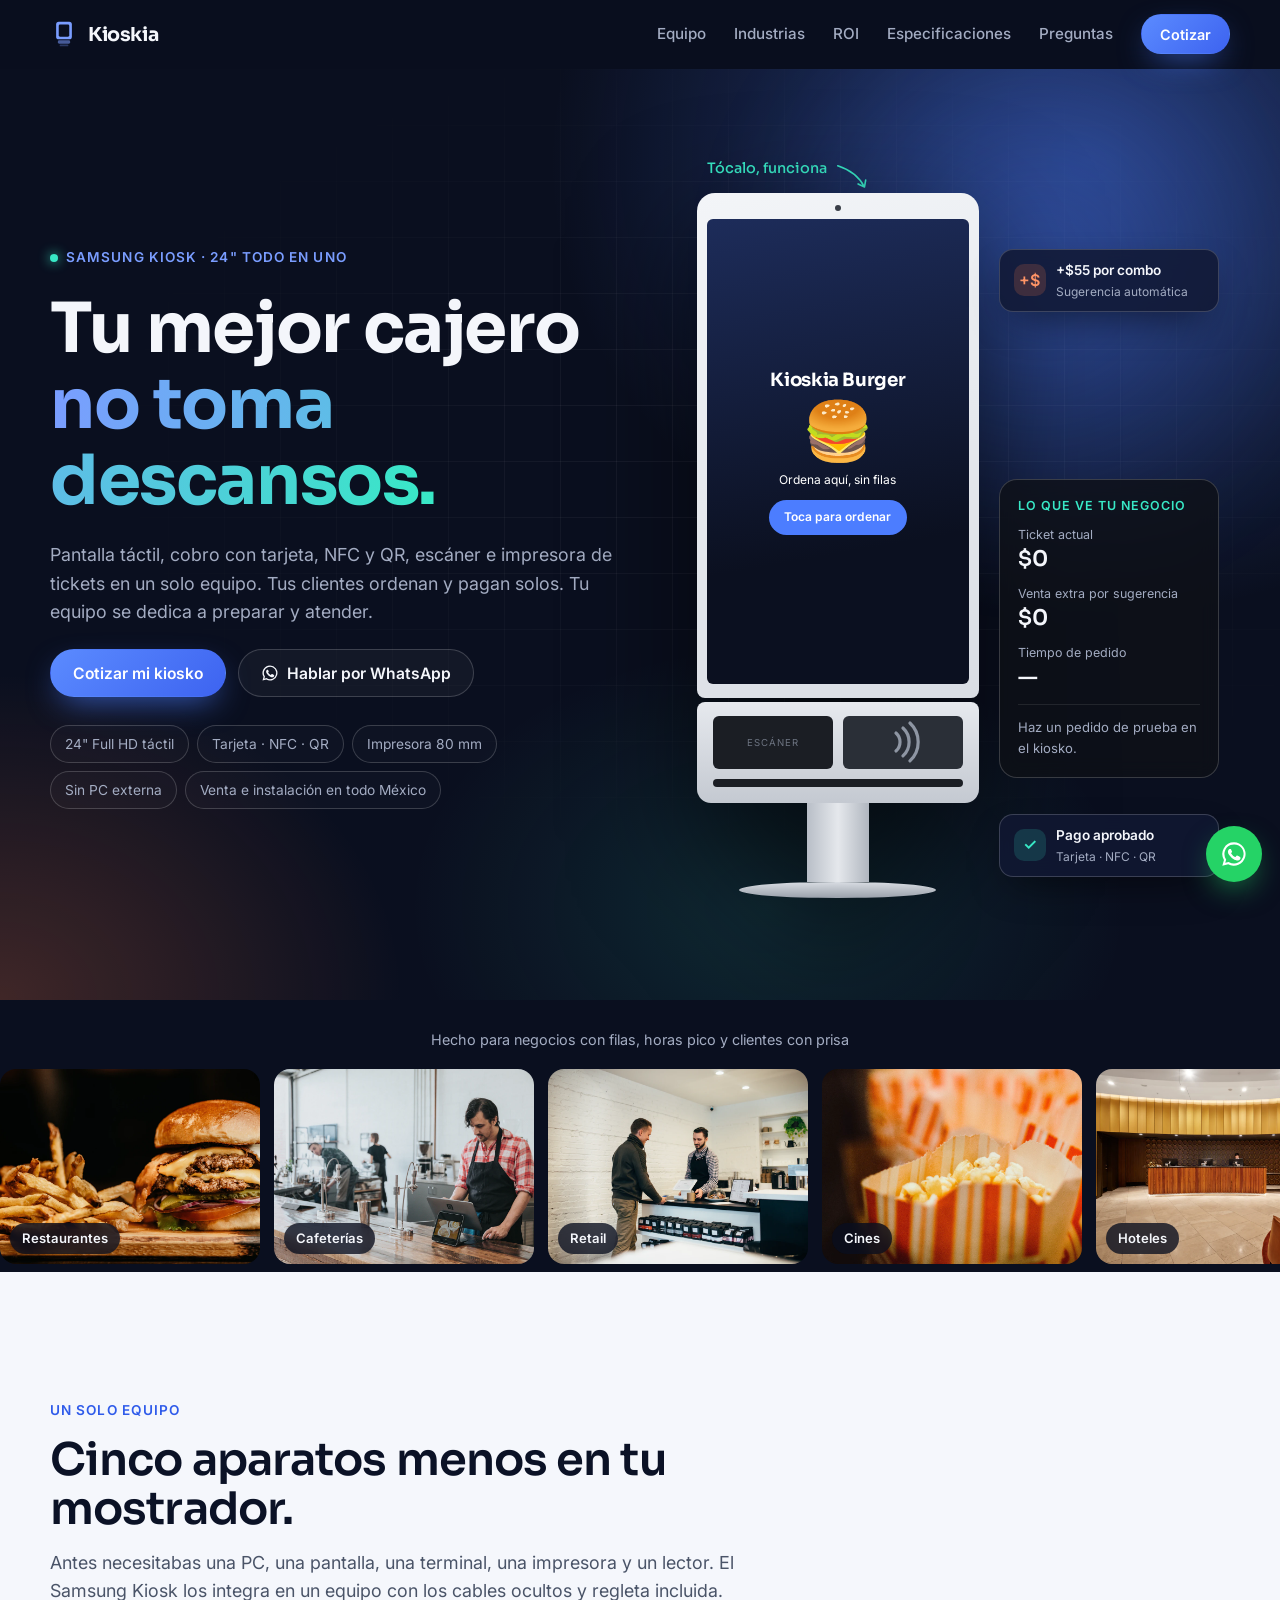
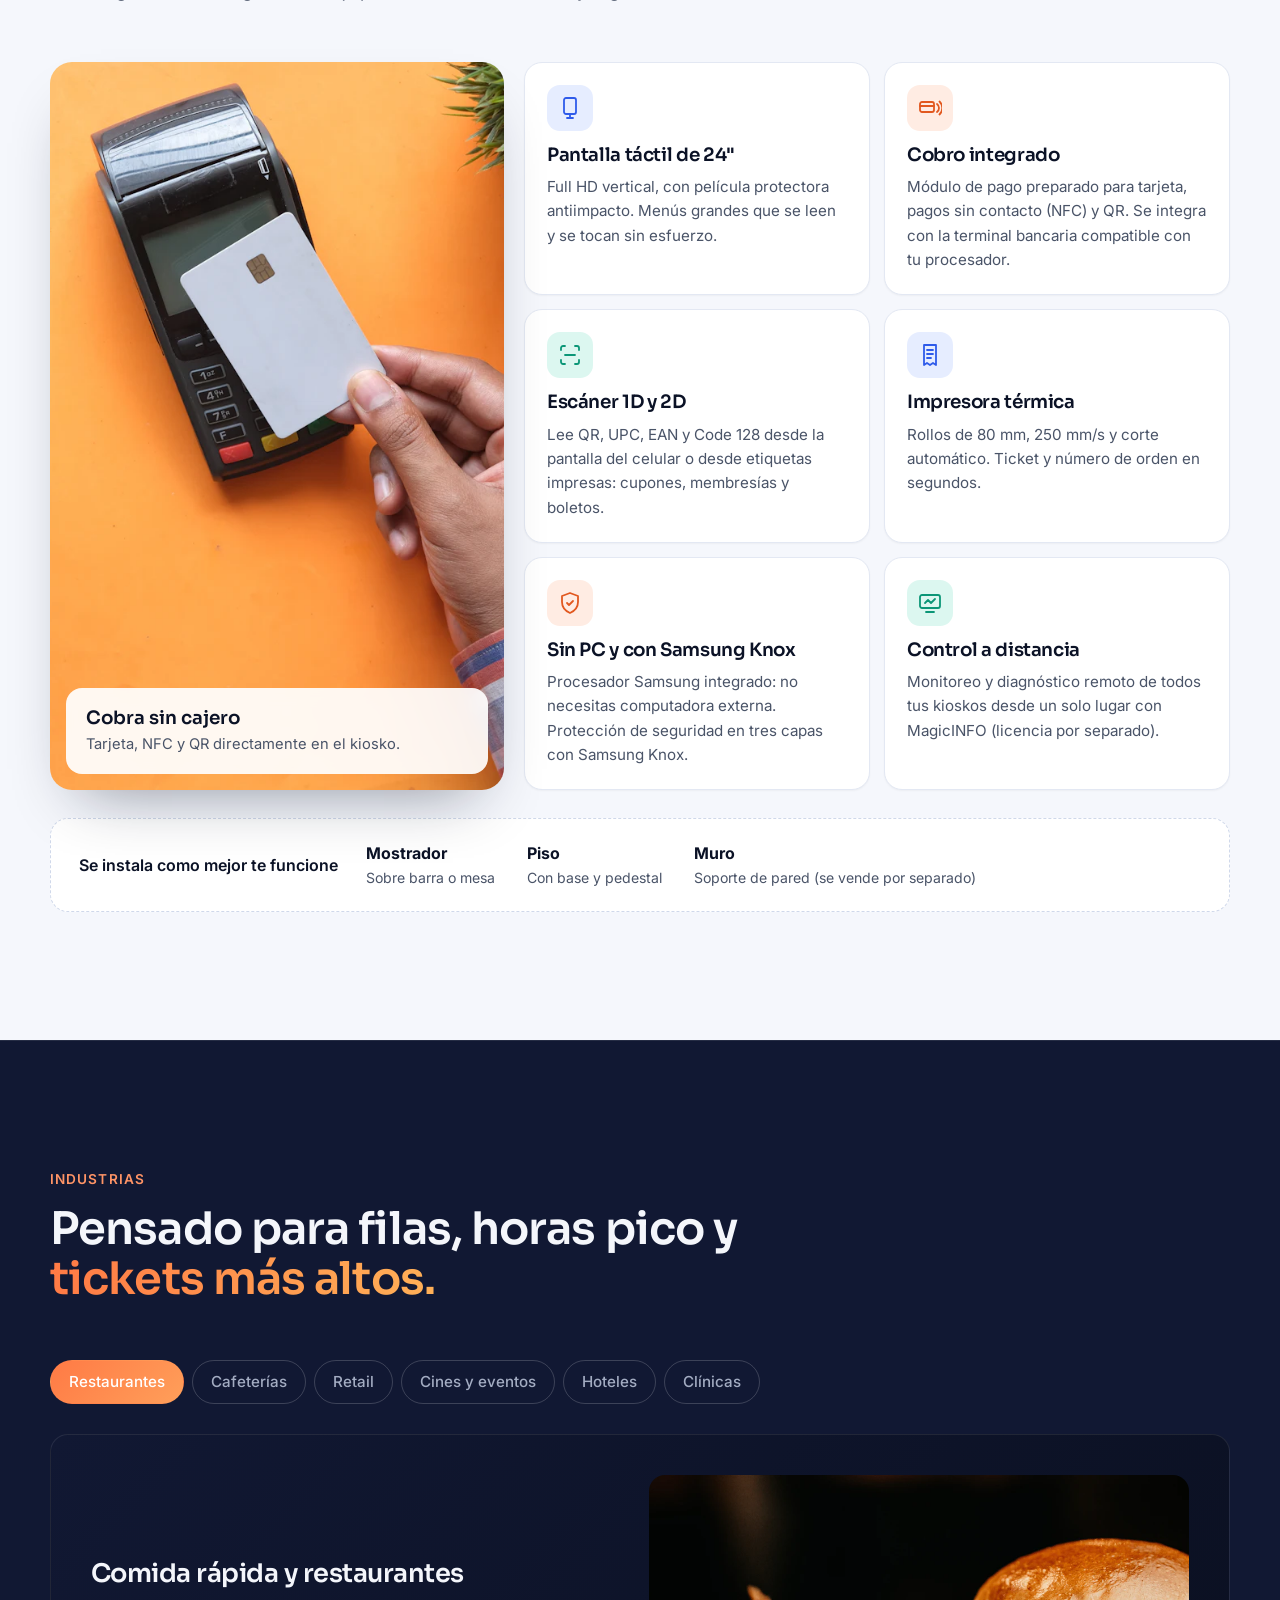
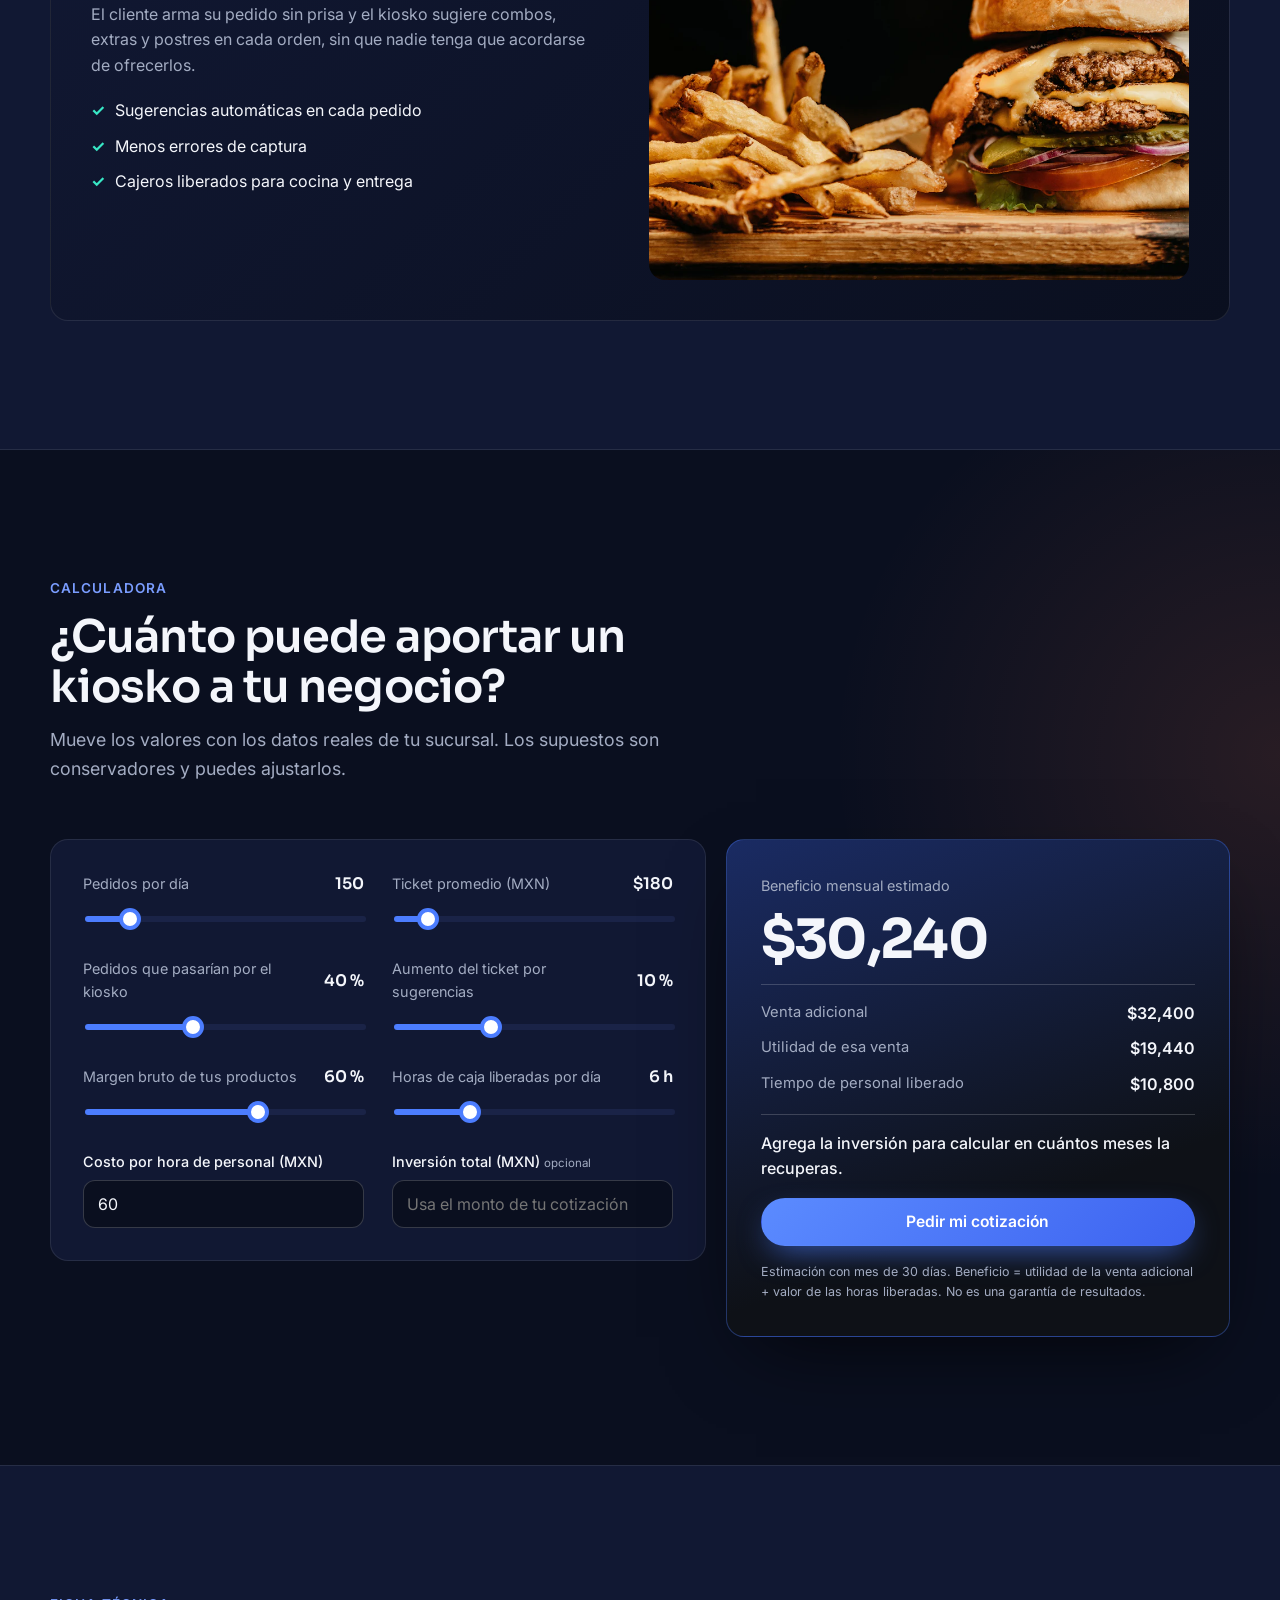
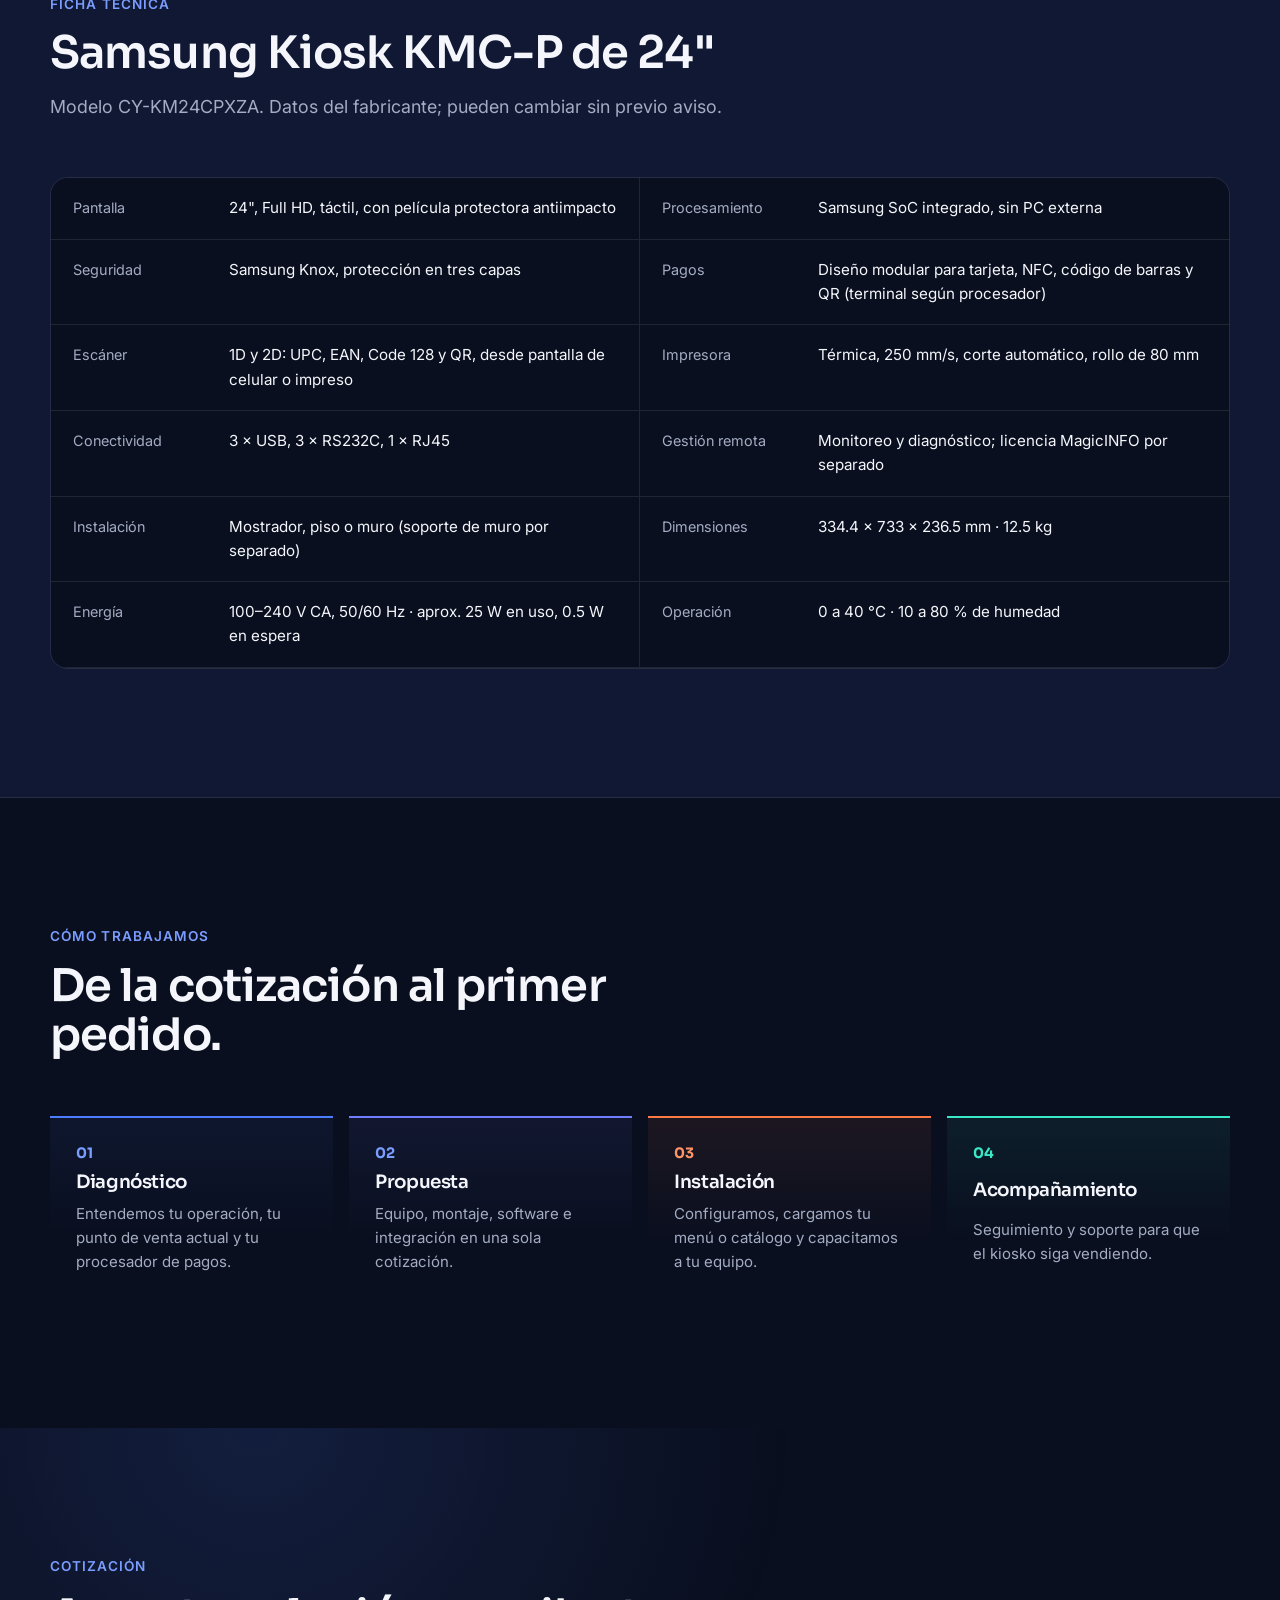
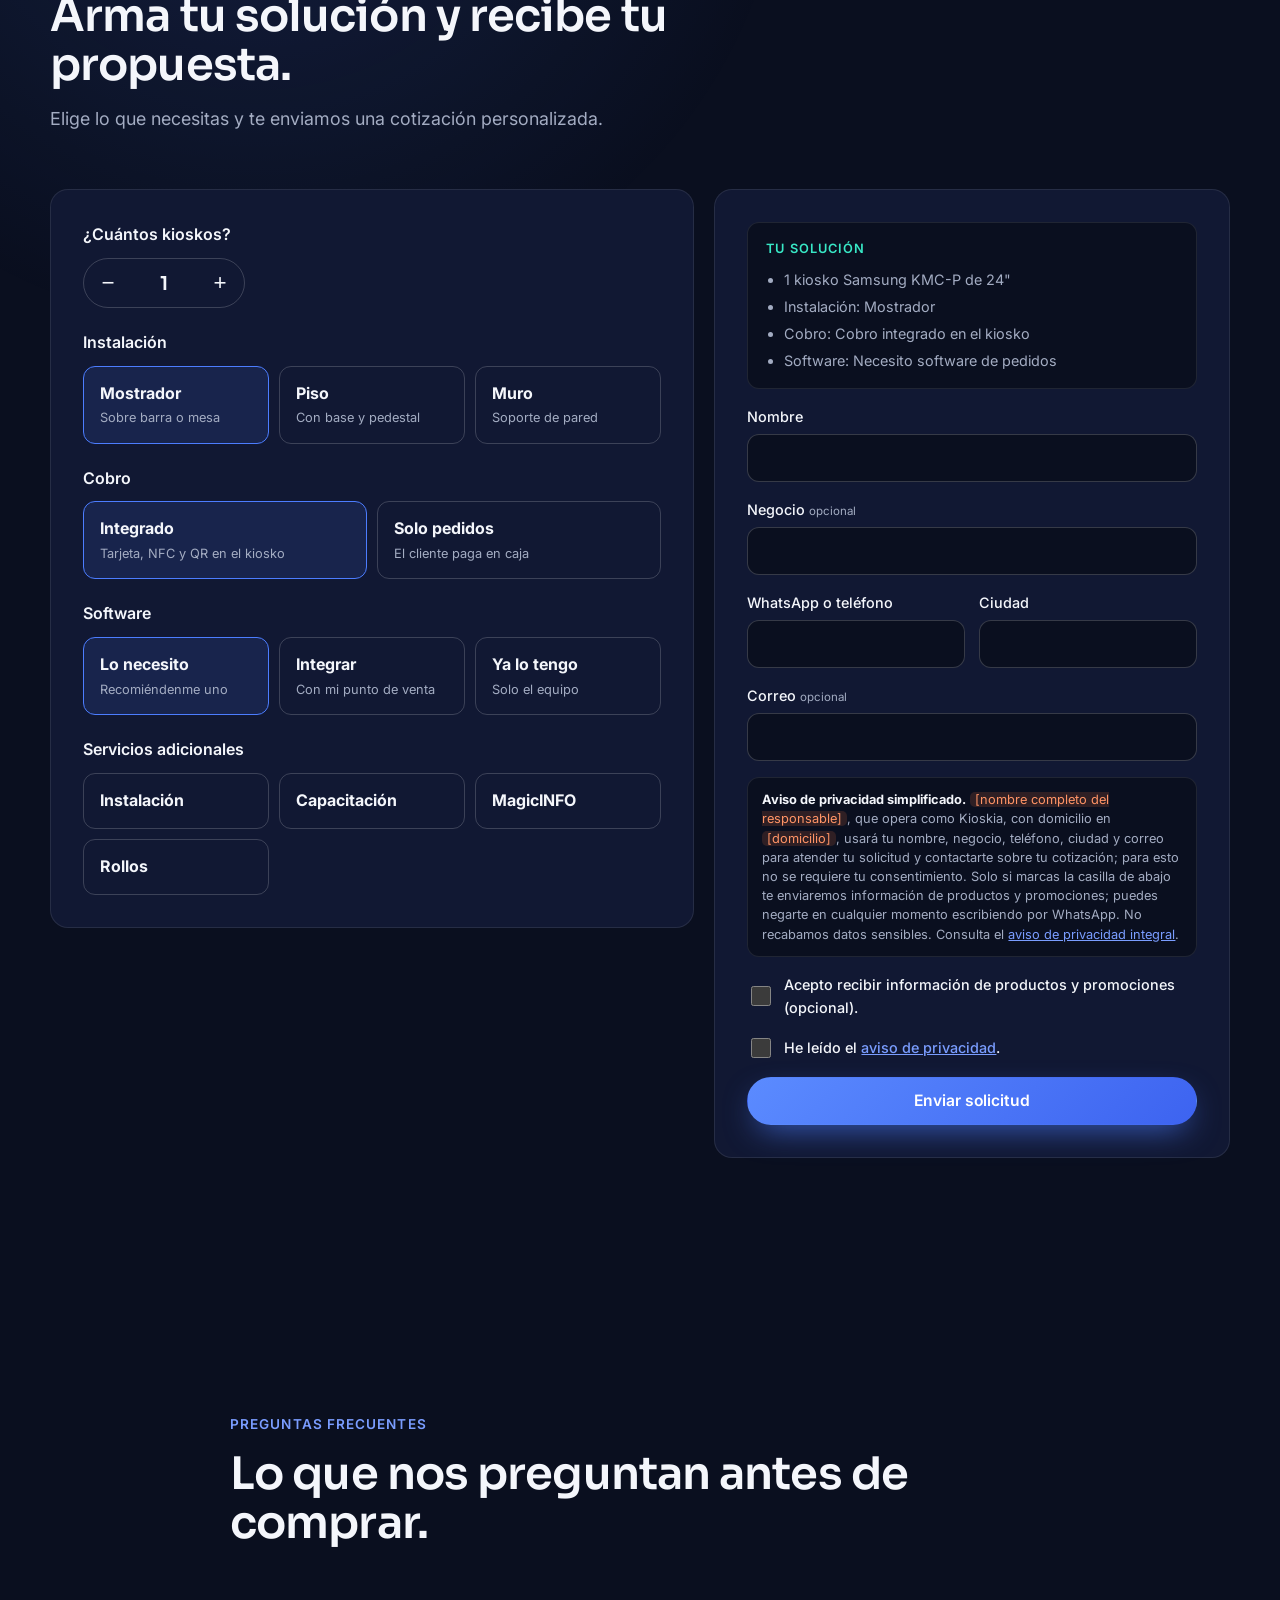
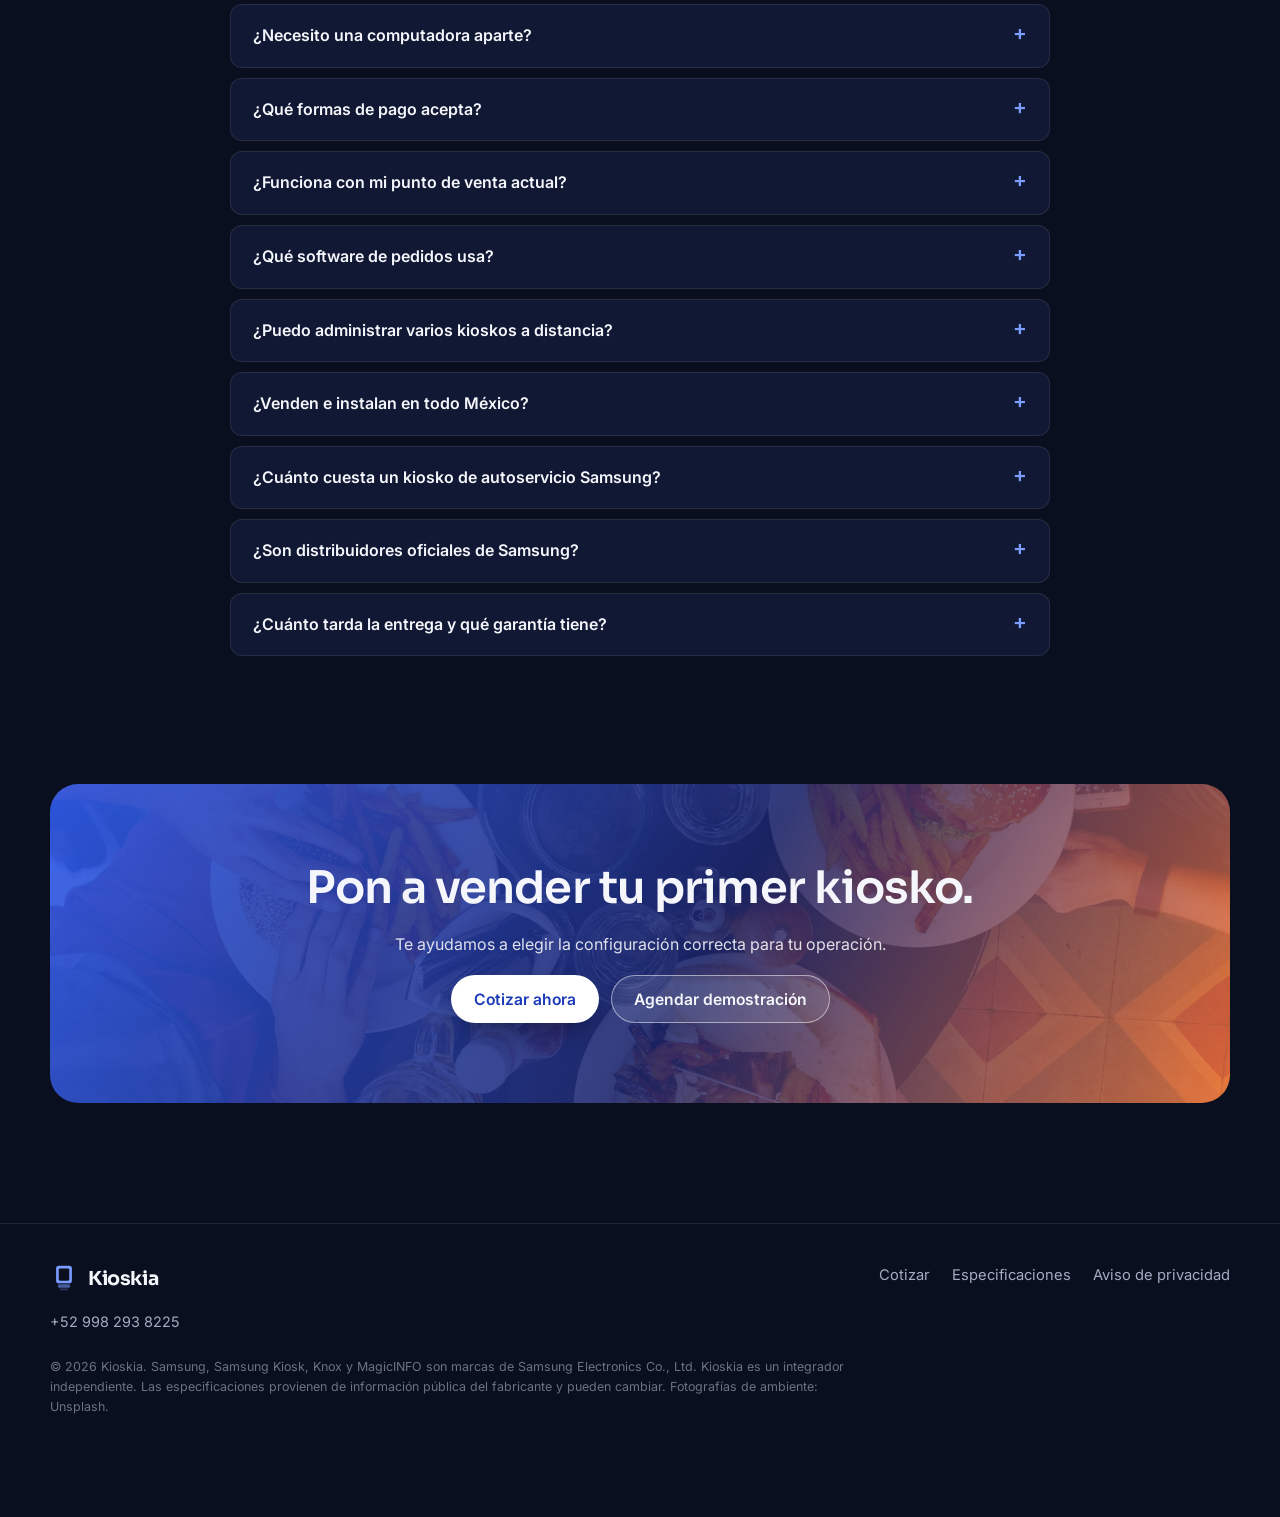
<file: index.html>
<!doctype html>
<html lang="es-MX">
<head>
  <meta charset="utf-8">
  <meta name="viewport" content="width=device-width, initial-scale=1">
  <title>Kiosko de autoservicio Samsung con cobro integrado en México | Kioskia</title>
  <meta name="description" content="Venta e instalación del kiosko de autoservicio Samsung KMC-P de 24&quot; en todo México: pantalla táctil, cobro con tarjeta, NFC y QR, escáner e impresora de tickets. Cotiza por WhatsApp.">
  <meta name="theme-color" content="#0A0F1F">
  <script>document.documentElement.classList.add("js");</script>
  <link rel="canonical" href="https://theplanner1803.github.io/kiosko-samsung/">
  <meta property="og:type" content="website">
  <meta property="og:url" content="https://theplanner1803.github.io/kiosko-samsung/">
  <meta property="og:image" content="https://theplanner1803.github.io/kiosko-samsung/assets/img/og-cover.jpg">
  <meta property="og:title" content="Kioskia · Tu mejor cajero no toma descansos">
  <meta property="og:description" content="Kioskos Samsung de autoservicio: ordenan, cobran e imprimen. Pruébalo en línea y cotiza.">
  <meta property="og:locale" content="es_MX">
  <link rel="icon" href="assets/img/favicon.svg" type="image/svg+xml">
  <link rel="preconnect" href="https://fonts.googleapis.com">
  <link rel="preconnect" href="https://fonts.gstatic.com" crossorigin>
  <link href="https://fonts.googleapis.com/css2?family=Inter:wght@400;500;600&family=Sora:wght@500;600;700&display=swap" rel="stylesheet">
  <link rel="stylesheet" href="assets/css/styles.css?v=6">
  <script type="application/ld+json">
{
  "@context": "https://schema.org",
  "@graph": [
    {
      "@type": "Organization",
      "@id": "https://theplanner1803.github.io/kiosko-samsung/#org",
      "name": "Kioskia",
      "url": "https://theplanner1803.github.io/kiosko-samsung/",
      "logo": "https://theplanner1803.github.io/kiosko-samsung/assets/img/logo.png",
      "description": "Integrador independiente que vende e instala el kiosko de autoservicio Samsung KMC-P de 24 pulgadas con cobro integrado para negocios en México.",
      "telephone": "+529982938225",
      "areaServed": {
        "@type": "Country",
        "name": "México"
      },
      "contactPoint": {
        "@type": "ContactPoint",
        "contactType": "sales",
        "telephone": "+529982938225",
        "areaServed": "MX",
        "availableLanguage": "es"
      }
    },
    {
      "@type": "WebSite",
      "@id": "https://theplanner1803.github.io/kiosko-samsung/#website",
      "url": "https://theplanner1803.github.io/kiosko-samsung/",
      "name": "Kioskia",
      "inLanguage": "es-MX",
      "publisher": {
        "@id": "https://theplanner1803.github.io/kiosko-samsung/#org"
      }
    },
    {
      "@type": "WebPage",
      "@id": "https://theplanner1803.github.io/kiosko-samsung/#webpage",
      "url": "https://theplanner1803.github.io/kiosko-samsung/",
      "name": "Kiosko de autoservicio Samsung con cobro integrado en México",
      "isPartOf": {
        "@id": "https://theplanner1803.github.io/kiosko-samsung/#website"
      },
      "about": {
        "@id": "https://theplanner1803.github.io/kiosko-samsung/#service"
      },
      "inLanguage": "es-MX",
      "dateModified": "2026-10-14"
    },
    {
      "@type": "Service",
      "@id": "https://theplanner1803.github.io/kiosko-samsung/#service",
      "name": "Venta e instalación de kioskos de autoservicio Samsung",
      "serviceType": "Venta e instalación de kioskos de autoservicio",
      "provider": {
        "@id": "https://theplanner1803.github.io/kiosko-samsung/#org"
      },
      "areaServed": {
        "@type": "Country",
        "name": "México"
      },
      "description": "Venta, instalación y configuración del Samsung Kiosk KMC-P de 24 pulgadas (modelo CY-KM24CPXZA): pantalla táctil, cobro con tarjeta, NFC y QR, escáner 1D/2D e impresora térmica de 80 mm. Cotización por WhatsApp."
    }
  ]
}
  </script>
</head>
<body>
  <a class="skip-link" href="#main">Saltar al contenido</a>

  <header class="nav" data-nav>
    <div class="container nav__inner">
      <a class="logo" href="#top" aria-label="Kioskia, inicio">
        <svg viewBox="0 0 32 32" aria-hidden="true"><rect x="7" y="2" width="18" height="20" rx="3" fill="currentColor"/><rect x="10" y="5" width="12" height="14" rx="1.5" fill="var(--bg)"/><rect x="9" y="23" width="14" height="4" rx="1.5" fill="currentColor" opacity=".55"/><rect x="11" y="28" width="10" height="2" rx="1" fill="currentColor" opacity=".3"/></svg>
        <span>Kioskia</span>
      </a>
      <nav id="nav-menu" class="nav__menu" aria-label="Principal">
        <a href="#todo-en-uno">Equipo</a>
        <a href="#industrias">Industrias</a>
        <a href="#roi">ROI</a>
        <a href="#specs">Especificaciones</a>
        <a href="#faq">Preguntas</a>
        <a class="btn btn--primary btn--sm" href="#cotizar">Cotizar</a>
      </nav>
      <button class="nav__toggle" type="button" aria-expanded="false" aria-controls="nav-menu" data-nav-toggle>
        <span class="sr-only">Abrir menú</span><span aria-hidden="true"></span>
      </button>
    </div>
  </header>

  <main id="main">
    <!-- HERO + SIMULADOR -->
    <section class="hero" id="top">
      <div class="hero__glow" aria-hidden="true"></div>
      <div class="container hero__grid">
        <div class="hero__copy">
          <p class="eyebrow"><span class="dot"></span> Samsung Kiosk · 24" todo en uno</p>
          <h1>Tu mejor cajero <span class="grad">no toma descansos.</span></h1>
          <p class="lead">Pantalla táctil, cobro con tarjeta, NFC y QR, escáner e impresora de tickets en un solo equipo. Tus clientes ordenan y pagan solos. Tu equipo se dedica a preparar y atender.</p>
          <div class="hero__ctas">
            <a class="btn btn--primary" href="#cotizar">Cotizar mi kiosko</a>
            <a class="btn btn--ghost" href="#" data-whatsapp="Hola, quiero información sobre los kioskos Samsung.">
              <svg viewBox="0 0 24 24" aria-hidden="true"><path fill="currentColor" d="M12 2a10 10 0 0 0-8.6 15.1L2 22l5-1.3A10 10 0 1 0 12 2Zm0 18.2a8.2 8.2 0 0 1-4.2-1.2l-.3-.2-3 .8.8-2.9-.2-.3A8.2 8.2 0 1 1 12 20.2Zm4.5-6.1c-.2-.1-1.5-.7-1.7-.8s-.4-.1-.6.1-.7.8-.8 1-.3.2-.5.1a6.7 6.7 0 0 1-3.3-2.9c-.3-.4.2-.4.7-1.3.1-.2 0-.3 0-.4l-.8-1.8c-.2-.5-.4-.4-.6-.4h-.5a1 1 0 0 0-.7.3 3 3 0 0 0-.9 2.2 5.2 5.2 0 0 0 1.1 2.7 11.8 11.8 0 0 0 4.5 4c1.7.7 2.3.8 3.2.6a2.7 2.7 0 0 0 1.8-1.3 2.2 2.2 0 0 0 .1-1.3c0-.1-.2-.2-.4-.3Z"/></svg>
              Hablar por WhatsApp
            </a>
          </div>
          <ul class="chips" aria-label="Lo esencial">
            <li>24" Full HD táctil</li>
            <li>Tarjeta · NFC · QR</li>
            <li>Impresora 80&nbsp;mm</li>
            <li>Sin PC externa</li>
            <li>Venta e instalación en todo México</li>
          </ul>
        </div>

        <div class="hero__demo">
          <p class="demo-hint" aria-hidden="true"><span>Tócalo, funciona</span> <svg viewBox="0 0 40 20"><path d="M2 4c10 0 22 2 32 12m0 0-7-1m7 1-1-7" fill="none" stroke="currentColor" stroke-width="1.6" stroke-linecap="round"/></svg></p>
          <div class="float-badge float-badge--warm" aria-hidden="true"><span class="float-badge__dot">+$</span><span>+$55 por combo<small>Sugerencia automática</small></span></div>
          <div class="float-badge float-badge--mint" aria-hidden="true"><span class="float-badge__dot">✓</span><span>Pago aprobado<small>Tarjeta · NFC · QR</small></span></div>
          <div class="kiosk" data-kiosk>
            <div class="kiosk__head">
              <div class="kiosk__cam" aria-hidden="true"></div>
              <div class="kiosk__screen" data-kiosk-screen role="application" aria-label="Simulador del kiosko: haz un pedido de prueba"></div>
            </div>
            <div class="kiosk__box">
              <div class="kiosk__scanner" data-part="scanner"><span>Escáner</span></div>
              <div class="kiosk__nfc" data-part="nfc" aria-hidden="true">
                <svg viewBox="0 0 24 24"><path d="M8.5 7.5a6 6 0 0 1 0 9M12 5a9.5 9.5 0 0 1 0 14M15.5 2.5a13 13 0 0 1 0 19" fill="none" stroke="currentColor" stroke-width="1.6" stroke-linecap="round"/></svg>
              </div>
              <div class="kiosk__printer"><div class="ticket" data-ticket aria-hidden="true"></div></div>
            </div>
            <div class="kiosk__pole" aria-hidden="true"></div>
            <div class="kiosk__base" aria-hidden="true"></div>
          </div>
          <aside class="insight" aria-live="polite" data-insight>
            <p class="insight__title">Lo que ve tu negocio</p>
            <dl>
              <div><dt>Ticket actual</dt><dd data-insight-total>$0</dd></div>
              <div><dt>Venta extra por sugerencia</dt><dd data-insight-upsell>$0</dd></div>
              <div><dt>Tiempo de pedido</dt><dd data-insight-time>—</dd></div>
            </dl>
            <p class="insight__note" data-insight-note>Haz un pedido de prueba en el kiosko.</p>
          </aside>
        </div>
      </div>
    </section>

    <!-- NEGOCIOS (carrusel) -->
    <section class="strip" aria-label="Negocios que usan kioskos">
      <p class="strip__label">Hecho para negocios con filas, horas pico y clientes con prisa</p>
      <div class="strip__track">
          <figure><img src="assets/img/ind-restaurante.webp" alt="Hamburguesa con papas fritas" width="1000" height="720" decoding="async"><figcaption>Restaurantes</figcaption></figure>
          <figure><img src="assets/img/ind-cafeteria.webp" alt="Barista atendiendo en el mostrador de una cafetería" width="1000" height="720" decoding="async"><figcaption>Cafeterías</figcaption></figure>
          <figure><img src="assets/img/ind-retail.webp" alt="Cliente pagando en una tienda" width="1000" height="720" decoding="async"><figcaption>Retail</figcaption></figure>
          <figure><img src="assets/img/ind-cine.webp" alt="Palomitas en una sala de cine" width="1000" height="720" decoding="async"><figcaption>Cines</figcaption></figure>
          <figure><img src="assets/img/ind-hotel.webp" alt="Recepción de un hotel" width="1000" height="720" decoding="async"><figcaption>Hoteles</figcaption></figure>
          <figure><img src="assets/img/ind-clinica.webp" alt="Recepción de una clínica" width="1000" height="720" decoding="async"><figcaption>Clínicas</figcaption></figure>
          <figure aria-hidden="true"><img src="assets/img/ind-restaurante.webp" alt="" width="1000" height="720" decoding="async"><figcaption>Restaurantes</figcaption></figure>
          <figure aria-hidden="true"><img src="assets/img/ind-cafeteria.webp" alt="" width="1000" height="720" decoding="async"><figcaption>Cafeterías</figcaption></figure>
          <figure aria-hidden="true"><img src="assets/img/ind-retail.webp" alt="" width="1000" height="720" decoding="async"><figcaption>Retail</figcaption></figure>
          <figure aria-hidden="true"><img src="assets/img/ind-cine.webp" alt="" width="1000" height="720" decoding="async"><figcaption>Cines</figcaption></figure>
          <figure aria-hidden="true"><img src="assets/img/ind-hotel.webp" alt="" width="1000" height="720" decoding="async"><figcaption>Hoteles</figcaption></figure>
          <figure aria-hidden="true"><img src="assets/img/ind-clinica.webp" alt="" width="1000" height="720" decoding="async"><figcaption>Clínicas</figcaption></figure>
      </div>
    </section>

    <!-- TODO EN UNO -->
    <section class="section section--light" id="todo-en-uno">
      <div class="container">
        <header class="section__head reveal">
          <p class="eyebrow">Un solo equipo</p>
          <h2>Cinco aparatos menos en tu mostrador.</h2>
          <p class="lead">Antes necesitabas una PC, una pantalla, una terminal, una impresora y un lector. El Samsung Kiosk los integra en un equipo con los cables ocultos y regleta incluida.</p>
        </header>
        <div class="equip">
          <figure class="photo-card reveal">
            <img src="assets/img/pago-tarjeta.webp" alt="Cliente acercando una tarjeta a una terminal de pago" width="1100" height="900" loading="lazy" decoding="async">
            <figcaption class="photo-card__caption"><strong>Cobra sin cajero</strong><span>Tarjeta, NFC y QR directamente en el kiosko.</span></figcaption>
          </figure>
          <div class="features">
            <article class="feature reveal">
              <div class="icon icon--blue" aria-hidden="true"><svg viewBox="0 0 24 24"><rect x="6" y="2" width="12" height="16" rx="2"/><path d="M9 22h6M12 18v4"/></svg></div>
              <h3>Pantalla táctil de 24"</h3>
              <p>Full HD vertical, con película protectora antiimpacto. Menús grandes que se leen y se tocan sin esfuerzo.</p>
            </article>
            <article class="feature reveal">
              <div class="icon icon--warm" aria-hidden="true"><svg viewBox="0 0 24 24"><rect x="2" y="6" width="14" height="10" rx="2"/><path d="M2 10h14M19 8a5 5 0 0 1 0 8M21.5 5.5a9 9 0 0 1 0 13"/></svg></div>
              <h3>Cobro integrado</h3>
              <p>Módulo de pago preparado para tarjeta, pagos sin contacto (NFC) y QR. Se integra con la terminal bancaria compatible con tu procesador.</p>
            </article>
            <article class="feature reveal">
              <div class="icon icon--mint" aria-hidden="true"><svg viewBox="0 0 24 24"><path d="M3 7V5a2 2 0 0 1 2-2h2M17 3h2a2 2 0 0 1 2 2v2M21 17v2a2 2 0 0 1-2 2h-2M7 21H5a2 2 0 0 1-2-2v-2M7 12h10"/></svg></div>
              <h3>Escáner 1D y 2D</h3>
              <p>Lee QR, UPC, EAN y Code 128 desde la pantalla del celular o desde etiquetas impresas: cupones, membresías y boletos.</p>
            </article>
            <article class="feature reveal">
              <div class="icon icon--blue" aria-hidden="true"><svg viewBox="0 0 24 24"><path d="M6 2h12v20l-3-2-3 2-3-2-3 2z"/><path d="M9 7h6M9 11h6M9 15h4"/></svg></div>
              <h3>Impresora térmica</h3>
              <p>Rollos de 80 mm, 250 mm/s y corte automático. Ticket y número de orden en segundos.</p>
            </article>
            <article class="feature reveal">
              <div class="icon icon--warm" aria-hidden="true"><svg viewBox="0 0 24 24"><path d="M12 2l8 3v6c0 5-3.5 9-8 11-4.5-2-8-6-8-11V5z"/><path d="M9 12l2 2 4-4"/></svg></div>
              <h3>Sin PC y con Samsung Knox</h3>
              <p>Procesador Samsung integrado: no necesitas computadora externa. Protección de seguridad en tres capas con Samsung Knox.</p>
            </article>
            <article class="feature reveal">
              <div class="icon icon--mint" aria-hidden="true"><svg viewBox="0 0 24 24"><rect x="2" y="4" width="20" height="13" rx="2"/><path d="M8 21h8M7 12l3-3 3 3 4-4"/></svg></div>
              <h3>Control a distancia</h3>
              <p>Monitoreo y diagnóstico remoto de todos tus kioskos desde un solo lugar con MagicINFO (licencia por separado).</p>
            </article>
          </div>
        </div>
        <div class="mounts reveal">
          <p class="mounts__label">Se instala como mejor te funcione</p>
          <ul>
            <li><strong>Mostrador</strong><span>Sobre barra o mesa</span></li>
            <li><strong>Piso</strong><span>Con base y pedestal</span></li>
            <li><strong>Muro</strong><span>Soporte de pared (se vende por separado)</span></li>
          </ul>
        </div>
      </div>
    </section>

    <!-- INDUSTRIAS -->
    <section class="section section--alt" id="industrias">
      <div class="container">
        <header class="section__head reveal">
          <p class="eyebrow eyebrow--warm">Industrias</p>
          <h2>Pensado para filas, horas pico y <span class="grad-warm">tickets más altos.</span></h2>
        </header>
        <div class="tabs reveal" data-tabs>
          <div class="tabs__list" role="tablist" aria-label="Industrias">
            <button role="tab" id="tab-rest" aria-controls="panel-rest" aria-selected="true">Restaurantes</button>
            <button role="tab" id="tab-cafe" aria-controls="panel-cafe" aria-selected="false" tabindex="-1">Cafeterías</button>
            <button role="tab" id="tab-retail" aria-controls="panel-retail" aria-selected="false" tabindex="-1">Retail</button>
            <button role="tab" id="tab-ent" aria-controls="panel-ent" aria-selected="false" tabindex="-1">Cines y eventos</button>
            <button role="tab" id="tab-hotel" aria-controls="panel-hotel" aria-selected="false" tabindex="-1">Hoteles</button>
            <button role="tab" id="tab-salud" aria-controls="panel-salud" aria-selected="false" tabindex="-1">Clínicas</button>
          </div>
          <div class="tabs__panel" role="tabpanel" id="panel-rest" aria-labelledby="tab-rest">
            <div class="tabs__text">
              <h3>Comida rápida y restaurantes</h3>
            <p>El cliente arma su pedido sin prisa y el kiosko sugiere combos, extras y postres en cada orden, sin que nadie tenga que acordarse de ofrecerlos.</p>
            <ul class="checks"><li>Sugerencias automáticas en cada pedido</li><li>Menos errores de captura</li><li>Cajeros liberados para cocina y entrega</li></ul>
            </div>
            <div class="tabs__photo"><img src="assets/img/ind-restaurante.webp" alt="Hamburguesa con papas fritas" width="1000" height="720" loading="lazy" decoding="async"></div>
          </div>
          <div class="tabs__panel" role="tabpanel" id="panel-cafe" aria-labelledby="tab-cafe" hidden>
            <div class="tabs__text">
              <h3>Cafeterías y panaderías</h3>
            <p>Tamaño, tipo de leche y extras sin errores de comunicación. La fila de la mañana avanza mientras el barista prepara.</p>
            <ul class="checks"><li>Personalización precisa</li><li>Filas más cortas en hora pico</li><li>Programas de lealtad con QR</li></ul>
            </div>
            <div class="tabs__photo"><img src="assets/img/ind-cafeteria.webp" alt="Barista atendiendo en una cafetería" width="1000" height="720" loading="lazy" decoding="async"></div>
          </div>
          <div class="tabs__panel" role="tabpanel" id="panel-retail" aria-labelledby="tab-retail" hidden>
            <div class="tabs__text">
              <h3>Retail y tiendas de conveniencia</h3>
            <p>Autocobro con escáner de códigos, consulta de precios y pedidos de productos que no están en anaquel.</p>
            <ul class="checks"><li>Lectura de UPC, EAN y QR</li><li>Catálogo extendido en pantalla</li><li>Cupones desde el celular</li></ul>
            </div>
            <div class="tabs__photo"><img src="assets/img/ind-retail.webp" alt="Cliente pagando en una tienda" width="1000" height="720" loading="lazy" decoding="async"></div>
          </div>
          <div class="tabs__panel" role="tabpanel" id="panel-ent" aria-labelledby="tab-ent" hidden>
            <div class="tabs__text">
              <h3>Cines, parques y eventos</h3>
            <p>Venta de boletos y combos de dulcería con ticket impreso o acceso por QR, sin taquilla saturada.</p>
            <ul class="checks"><li>Boletos y combos en un pedido</li><li>Validación de QR</li><li>Operación en horarios extendidos</li></ul>
            </div>
            <div class="tabs__photo"><img src="assets/img/ind-cine.webp" alt="Palomitas en una sala de cine" width="1000" height="720" loading="lazy" decoding="async"></div>
          </div>
          <div class="tabs__panel" role="tabpanel" id="panel-hotel" aria-labelledby="tab-hotel" hidden>
            <div class="tabs__text">
              <h3>Hoteles y hospedaje</h3>
            <p>Check-in exprés, cobro de cargos y comprobantes impresos para que recepción se enfoque en la experiencia del huésped.</p>
            <ul class="checks"><li>Registro sin fila</li><li>Pagos de cargos adicionales</li><li>Comprobante al instante</li></ul>
            </div>
            <div class="tabs__photo"><img src="assets/img/ind-hotel.webp" alt="Recepción de un hotel" width="1000" height="720" loading="lazy" decoding="async"></div>
          </div>
          <div class="tabs__panel" role="tabpanel" id="panel-salud" aria-labelledby="tab-salud" hidden>
            <div class="tabs__text">
              <h3>Clínicas y servicios</h3>
            <p>Registro de llegada, turnos impresos y pago de consultas o servicios sin saturar la recepción.</p>
            <ul class="checks"><li>Turnos con número impreso</li><li>Cobro antes de la consulta</li><li>Lectura de citas por QR</li></ul>
            </div>
            <div class="tabs__photo"><img src="assets/img/ind-clinica.webp" alt="Recepción de una clínica" width="1000" height="720" loading="lazy" decoding="async"></div>
          </div>
        </div>
      </div>
    </section>

    <!-- ROI -->
    <section class="section" id="roi">
      <div class="container">
        <header class="section__head reveal">
          <p class="eyebrow">Calculadora</p>
          <h2>¿Cuánto puede aportar un kiosko a tu negocio?</h2>
          <p class="lead">Mueve los valores con los datos reales de tu sucursal. Los supuestos son conservadores y puedes ajustarlos.</p>
        </header>
        <div class="roi reveal" data-roi>
          <form class="roi__inputs" novalidate>
            <div class="field-range">
              <label for="roi-orders">Pedidos por día</label>
              <output for="roi-orders" data-out="orders"></output>
              <input id="roi-orders" name="orders" type="range" min="20" max="1000" step="10" value="150">
            </div>
            <div class="field-range">
              <label for="roi-ticket">Ticket promedio (MXN)</label>
              <output for="roi-ticket" data-out="ticket"></output>
              <input id="roi-ticket" name="ticket" type="range" min="50" max="1500" step="10" value="180">
            </div>
            <div class="field-range">
              <label for="roi-share">Pedidos que pasarían por el kiosko</label>
              <output for="roi-share" data-out="share"></output>
              <input id="roi-share" name="share" type="range" min="10" max="90" step="5" value="40">
            </div>
            <div class="field-range">
              <label for="roi-lift">Aumento del ticket por sugerencias</label>
              <output for="roi-lift" data-out="lift"></output>
              <input id="roi-lift" name="lift" type="range" min="0" max="30" step="1" value="10">
            </div>
            <div class="field-range">
              <label for="roi-margin">Margen bruto de tus productos</label>
              <output for="roi-margin" data-out="margin"></output>
              <input id="roi-margin" name="margin" type="range" min="10" max="90" step="5" value="60">
            </div>
            <div class="field-range">
              <label for="roi-hours">Horas de caja liberadas por día</label>
              <output for="roi-hours" data-out="hours"></output>
              <input id="roi-hours" name="hours" type="range" min="0" max="24" step="1" value="6">
            </div>
            <div class="field">
              <label for="roi-hourcost">Costo por hora de personal (MXN)</label>
              <input id="roi-hourcost" name="hourCost" type="number" inputmode="numeric" min="0" step="5" value="60">
            </div>
            <div class="field">
              <label for="roi-invest">Inversión total (MXN) <span class="opt">opcional</span></label>
              <input id="roi-invest" name="investment" type="number" inputmode="numeric" min="0" step="1000" placeholder="Usa el monto de tu cotización">
            </div>
          </form>
          <div class="roi__result" aria-live="polite">
            <p class="roi__kicker">Beneficio mensual estimado</p>
            <p class="roi__big" data-roi-total>$0</p>
            <dl class="roi__breakdown">
              <div><dt>Venta adicional</dt><dd data-roi-revenue>$0</dd></div>
              <div><dt>Utilidad de esa venta</dt><dd data-roi-profit>$0</dd></div>
              <div><dt>Tiempo de personal liberado</dt><dd data-roi-labor>$0</dd></div>
            </dl>
            <p class="roi__payback" data-roi-payback>Agrega la inversión para calcular en cuántos meses la recuperas.</p>
            <a class="btn btn--primary btn--block" href="#cotizar">Pedir mi cotización</a>
            <p class="fineprint">Estimación con mes de 30 días. Beneficio = utilidad de la venta adicional + valor de las horas liberadas. No es una garantía de resultados.</p>
          </div>
        </div>
      </div>
    </section>

    <!-- SPECS -->
    <section class="section section--alt" id="specs">
      <div class="container specs">
        <header class="section__head reveal">
          <p class="eyebrow">Ficha técnica</p>
          <h2>Samsung Kiosk KMC-P de 24"</h2>
          <p class="lead">Modelo CY-KM24CPXZA. Datos del fabricante; pueden cambiar sin previo aviso.</p>
        </header>
        <dl class="spec-table reveal">
          <div><dt>Pantalla</dt><dd>24", Full HD, táctil, con película protectora antiimpacto</dd></div>
          <div><dt>Procesamiento</dt><dd>Samsung SoC integrado, sin PC externa</dd></div>
          <div><dt>Seguridad</dt><dd>Samsung Knox, protección en tres capas</dd></div>
          <div><dt>Pagos</dt><dd>Diseño modular para tarjeta, NFC, código de barras y QR (terminal según procesador)</dd></div>
          <div><dt>Escáner</dt><dd>1D y 2D: UPC, EAN, Code 128 y QR, desde pantalla de celular o impreso</dd></div>
          <div><dt>Impresora</dt><dd>Térmica, 250 mm/s, corte automático, rollo de 80 mm</dd></div>
          <div><dt>Conectividad</dt><dd>3 × USB, 3 × RS232C, 1 × RJ45</dd></div>
          <div><dt>Gestión remota</dt><dd>Monitoreo y diagnóstico; licencia MagicINFO por separado</dd></div>
          <div><dt>Instalación</dt><dd>Mostrador, piso o muro (soporte de muro por separado)</dd></div>
          <div><dt>Dimensiones</dt><dd>334.4 × 733 × 236.5 mm · 12.5 kg</dd></div>
          <div><dt>Energía</dt><dd>100–240 V CA, 50/60 Hz · aprox. 25 W en uso, 0.5 W en espera</dd></div>
          <div><dt>Operación</dt><dd>0 a 40 °C · 10 a 80 % de humedad</dd></div>
        </dl>
      </div>
    </section>

    <!-- PROCESO -->
    <section class="section" id="proceso">
      <div class="container">
        <header class="section__head reveal">
          <p class="eyebrow">Cómo trabajamos</p>
          <h2>De la cotización al primer pedido.</h2>
        </header>
        <ol class="steps">
          <li class="reveal"><span>01</span><h3>Diagnóstico</h3><p>Entendemos tu operación, tu punto de venta actual y tu procesador de pagos.</p></li>
          <li class="reveal"><span>02</span><h3>Propuesta</h3><p>Equipo, montaje, software e integración en una sola cotización.</p></li>
          <li class="reveal"><span>03</span><h3>Instalación</h3><p>Configuramos, cargamos tu menú o catálogo y capacitamos a tu equipo.</p></li>
          <li class="reveal"><span>04</span><h3>Acompañamiento</h3><p>Seguimiento y soporte para que el kiosko siga vendiendo.</p></li>
        </ol>
      </div>
    </section>

    <!-- COTIZAR -->
    <section class="section section--quote" id="cotizar">
      <div class="container">
        <header class="section__head reveal">
          <p class="eyebrow">Cotización</p>
          <h2>Arma tu solución y recibe tu propuesta.</h2>
          <p class="lead">Elige lo que necesitas y te enviamos una cotización personalizada.</p>
        </header>
        <form class="quote reveal" data-quote novalidate>
          <div class="quote__config">
            <fieldset>
              <legend>¿Cuántos kioskos?</legend>
              <div class="stepper">
                <button type="button" data-step="-1" aria-label="Quitar un kiosko">−</button>
                <input id="q-qty" name="qty" type="number" min="1" max="200" value="1" inputmode="numeric" aria-label="Cantidad de kioskos">
                <button type="button" data-step="1" aria-label="Agregar un kiosko">+</button>
              </div>
            </fieldset>
            <fieldset>
              <legend>Instalación</legend>
              <div class="options">
                <label class="option"><input type="radio" name="mount" value="Mostrador" checked><span><strong>Mostrador</strong><small>Sobre barra o mesa</small></span></label>
                <label class="option"><input type="radio" name="mount" value="Piso"><span><strong>Piso</strong><small>Con base y pedestal</small></span></label>
                <label class="option"><input type="radio" name="mount" value="Muro"><span><strong>Muro</strong><small>Soporte de pared</small></span></label>
              </div>
            </fieldset>
            <fieldset>
              <legend>Cobro</legend>
              <div class="options">
                <label class="option"><input type="radio" name="payment" value="Cobro integrado en el kiosko" checked><span><strong>Integrado</strong><small>Tarjeta, NFC y QR en el kiosko</small></span></label>
                <label class="option"><input type="radio" name="payment" value="Solo pedidos, pago en caja"><span><strong>Solo pedidos</strong><small>El cliente paga en caja</small></span></label>
              </div>
            </fieldset>
            <fieldset>
              <legend>Software</legend>
              <div class="options">
                <label class="option"><input type="radio" name="software" value="Necesito software de pedidos" checked><span><strong>Lo necesito</strong><small>Recomiéndenme uno</small></span></label>
                <label class="option"><input type="radio" name="software" value="Integrar con mi punto de venta actual"><span><strong>Integrar</strong><small>Con mi punto de venta</small></span></label>
                <label class="option"><input type="radio" name="software" value="Ya tengo software para kiosko"><span><strong>Ya lo tengo</strong><small>Solo el equipo</small></span></label>
              </div>
            </fieldset>
            <fieldset>
              <legend>Servicios adicionales</legend>
              <div class="options options--check">
                <label class="option"><input type="checkbox" name="extras" value="Instalación y configuración"><span><strong>Instalación</strong></span></label>
                <label class="option"><input type="checkbox" name="extras" value="Capacitación del personal"><span><strong>Capacitación</strong></span></label>
                <label class="option"><input type="checkbox" name="extras" value="Monitoreo remoto MagicINFO"><span><strong>MagicINFO</strong></span></label>
                <label class="option"><input type="checkbox" name="extras" value="Rollos de impresora"><span><strong>Rollos</strong></span></label>
              </div>
            </fieldset>
          </div>

          <div class="quote__contact">
            <div class="summary" aria-live="polite">
              <p class="summary__title">Tu solución</p>
              <ul data-quote-summary></ul>
            </div>
            <div class="field">
              <label for="q-name">Nombre</label>
              <input id="q-name" name="name" autocomplete="name" required maxlength="80" aria-describedby="q-name-err">
              <p class="field__error" id="q-name-err"></p>
            </div>
            <div class="field">
              <label for="q-company">Negocio <span class="opt">opcional</span></label>
              <input id="q-company" name="company" autocomplete="organization" maxlength="100">
            </div>
            <div class="field-row">
              <div class="field">
                <label for="q-phone">WhatsApp o teléfono</label>
                <input id="q-phone" name="phone" type="tel" autocomplete="tel" inputmode="tel" required maxlength="20" aria-describedby="q-phone-err">
                <p class="field__error" id="q-phone-err"></p>
              </div>
              <div class="field">
                <label for="q-city">Ciudad</label>
                <input id="q-city" name="city" autocomplete="address-level2" required maxlength="60" aria-describedby="q-city-err">
                <p class="field__error" id="q-city-err"></p>
              </div>
            </div>
            <div class="field">
              <label for="q-email">Correo <span class="opt">opcional</span></label>
              <input id="q-email" name="email" type="email" autocomplete="email" maxlength="120" aria-describedby="q-email-err">
              <p class="field__error" id="q-email-err"></p>
            </div>
            <div class="privacy-short">
              <p><strong>Aviso de privacidad simplificado.</strong> <span class="pending">[nombre completo del responsable]</span>, que opera como Kioskia, con domicilio en <span class="pending">[domicilio]</span>, usará tu nombre, negocio, teléfono, ciudad y correo para atender tu solicitud y contactarte sobre tu cotización; para esto no se requiere tu consentimiento. Solo si marcas la casilla de abajo te enviaremos información de productos y promociones; puedes negarte en cualquier momento escribiendo por WhatsApp. No recabamos datos sensibles. Consulta el <a href="aviso-privacidad.html" target="_blank" rel="noopener">aviso de privacidad integral</a>.</p>
            </div>
            <div class="field field--check">
              <input id="q-marketing" name="marketing" type="checkbox">
              <label for="q-marketing">Acepto recibir información de productos y promociones (opcional).</label>
            </div>
            <div class="field field--check">
              <input id="q-privacy" name="privacy" type="checkbox" required aria-describedby="q-privacy-err">
              <label for="q-privacy">He leído el <a href="aviso-privacidad.html" target="_blank" rel="noopener">aviso de privacidad</a>.</label>
              <p class="field__error" id="q-privacy-err"></p>
            </div>
            <button class="btn btn--primary btn--block" type="submit" data-quote-submit>Enviar solicitud</button>
            <div class="form-status" role="status" data-quote-status></div>
          </div>
        </form>
      </div>
    </section>

    <!-- FAQ -->
    <section class="section" id="faq">
      <div class="container container--narrow">
        <header class="section__head reveal">
          <p class="eyebrow">Preguntas frecuentes</p>
          <h2>Lo que nos preguntan antes de comprar.</h2>
        </header>
        <div class="faq reveal">
          <details><summary>¿Necesito una computadora aparte?</summary><p>No. El kiosko tiene procesador Samsung integrado (SoC), así que funciona sin PC externa.</p></details>
          <details><summary>¿Qué formas de pago acepta?</summary><p>El módulo de pago está preparado para tarjeta, pagos sin contacto (NFC) y QR. La terminal bancaria depende de tu procesador de pagos; antes de cotizar validamos la compatibilidad.</p></details>
          <details><summary>¿Funciona con mi punto de venta actual?</summary><p>Depende del sistema que uses. El kiosko tiene puertos USB, RS232C y red (RJ45). En el diagnóstico revisamos tu sistema y te decimos qué integración es posible.</p></details>
          <details><summary>¿Qué software de pedidos usa?</summary><p>El kiosko es la plataforma; el menú o catálogo corre en un software de autoservicio. Si no tienes uno, te recomendamos opciones compatibles con tu operación.</p></details>
          <details><summary>¿Puedo administrar varios kioskos a distancia?</summary><p>Sí. Con MagicINFO (licencia por separado) monitoreas y diagnosticas todos tus equipos desde un solo lugar.</p></details>
          <details><summary>¿Venden e instalan en todo México?</summary><p>Sí. Vendemos e instalamos el kiosko en todo México y atendemos en el lugar de tu negocio. Cotiza por WhatsApp y te confirmamos tiempos para tu ciudad.</p></details>
          <details><summary>¿Cuánto cuesta un kiosko de autoservicio Samsung?</summary><p>El precio depende de la cantidad, el tipo de instalación (mostrador, piso o muro), la terminal de pago, el software y los servicios que elijas. Por eso lo cotizamos a la medida; arma tu configuración en el formulario y te enviamos la propuesta.</p></details>
          <details><summary>¿Son distribuidores oficiales de Samsung?</summary><p>No. Somos un integrador independiente: vendemos e instalamos el Samsung Kiosk KMC-P (modelo CY-KM24CPXZA) y lo integramos a tu operación. Samsung y Samsung Kiosk son marcas de Samsung Electronics.</p></details>
          <details><summary>¿Cuánto tarda la entrega y qué garantía tiene?</summary><p>Te confirmamos disponibilidad, tiempo de entrega y cobertura de garantía en tu cotización.</p></details>
        </div>
      </div>
    </section>

    <section class="cta-final">
      <div class="container cta-final__inner reveal">
        <h2>Pon a vender tu primer kiosko.</h2>
        <p>Te ayudamos a elegir la configuración correcta para tu operación.</p>
        <div class="hero__ctas">
          <a class="btn btn--primary" href="#cotizar">Cotizar ahora</a>
          <a class="btn btn--ghost" href="#" data-whatsapp="Hola, quiero agendar una demostración del kiosko Samsung.">Agendar demostración</a>
        </div>
      </div>
    </section>
  </main>

  <footer class="footer">
    <div class="container footer__inner">
      <div>
        <a class="logo" href="#top" aria-label="Kioskia, inicio">
          <svg viewBox="0 0 32 32" aria-hidden="true"><rect x="7" y="2" width="18" height="20" rx="3" fill="currentColor"/><rect x="10" y="5" width="12" height="14" rx="1.5" fill="var(--bg)"/><rect x="9" y="23" width="14" height="4" rx="1.5" fill="currentColor" opacity=".55"/><rect x="11" y="28" width="10" height="2" rx="1" fill="currentColor" opacity=".3"/></svg>
          <span>Kioskia</span>
        </a>
        <p class="footer__contact" data-contact-line></p>
      </div>
      <nav aria-label="Pie de página" class="footer__links">
        <a href="#cotizar">Cotizar</a>
        <a href="#specs">Especificaciones</a>
        <a href="aviso-privacidad.html">Aviso de privacidad</a>
      </nav>
    </div>
    <div class="container">
      <p class="footer__legal">© <span data-year></span> Kioskia. Samsung, Samsung Kiosk, Knox y MagicINFO son marcas de Samsung Electronics Co., Ltd. Kioskia es un integrador independiente. Las especificaciones provienen de información pública del fabricante y pueden cambiar. Fotografías de ambiente: Unsplash.</p>
    </div>
  </footer>

  <a class="wa-float" href="#" data-whatsapp="Hola, quiero información sobre los kioskos Samsung." aria-label="Escríbenos por WhatsApp">
    <svg viewBox="0 0 24 24" aria-hidden="true"><path fill="currentColor" d="M12 2a10 10 0 0 0-8.6 15.1L2 22l5-1.3A10 10 0 1 0 12 2Zm0 18.2a8.2 8.2 0 0 1-4.2-1.2l-.3-.2-3 .8.8-2.9-.2-.3A8.2 8.2 0 1 1 12 20.2Zm4.5-6.1c-.2-.1-1.5-.7-1.7-.8s-.4-.1-.6.1-.7.8-.8 1-.3.2-.5.1a6.7 6.7 0 0 1-3.3-2.9c-.3-.4.2-.4.7-1.3.1-.2 0-.3 0-.4l-.8-1.8c-.2-.5-.4-.4-.6-.4h-.5a1 1 0 0 0-.7.3 3 3 0 0 0-.9 2.2 5.2 5.2 0 0 0 1.1 2.7 11.8 11.8 0 0 0 4.5 4c1.7.7 2.3.8 3.2.6a2.7 2.7 0 0 0 1.8-1.3 2.2 2.2 0 0 0 .1-1.3c0-.1-.2-.2-.4-.3Z"/></svg>
  </a>

  <script src="assets/js/config.js?v=6"></script>
  <script src="assets/js/main.js?v=6" defer></script>
  <script src="assets/js/kiosk-sim.js?v=6" defer></script>
  <script src="assets/js/roi.js?v=6" defer></script>
  <script src="assets/js/quote.js?v=6" defer></script>
</body>
</html>
</file>
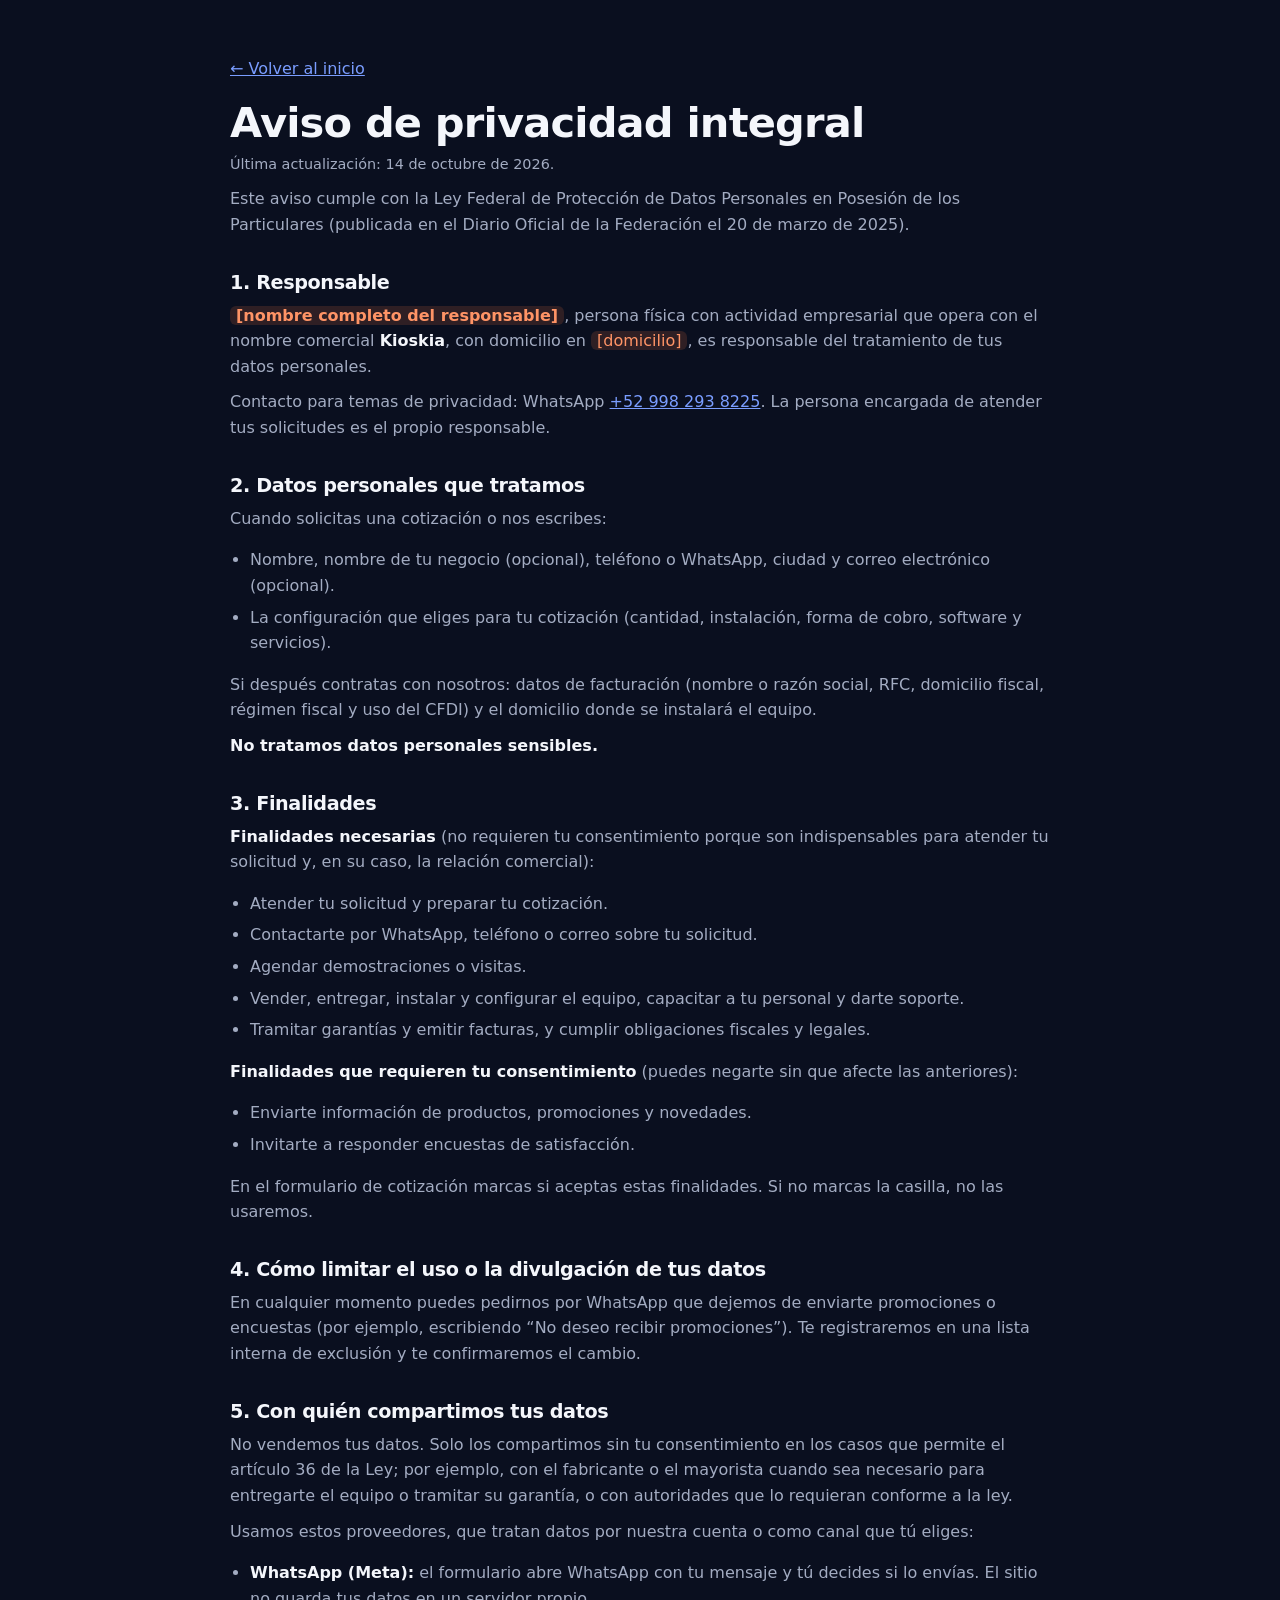
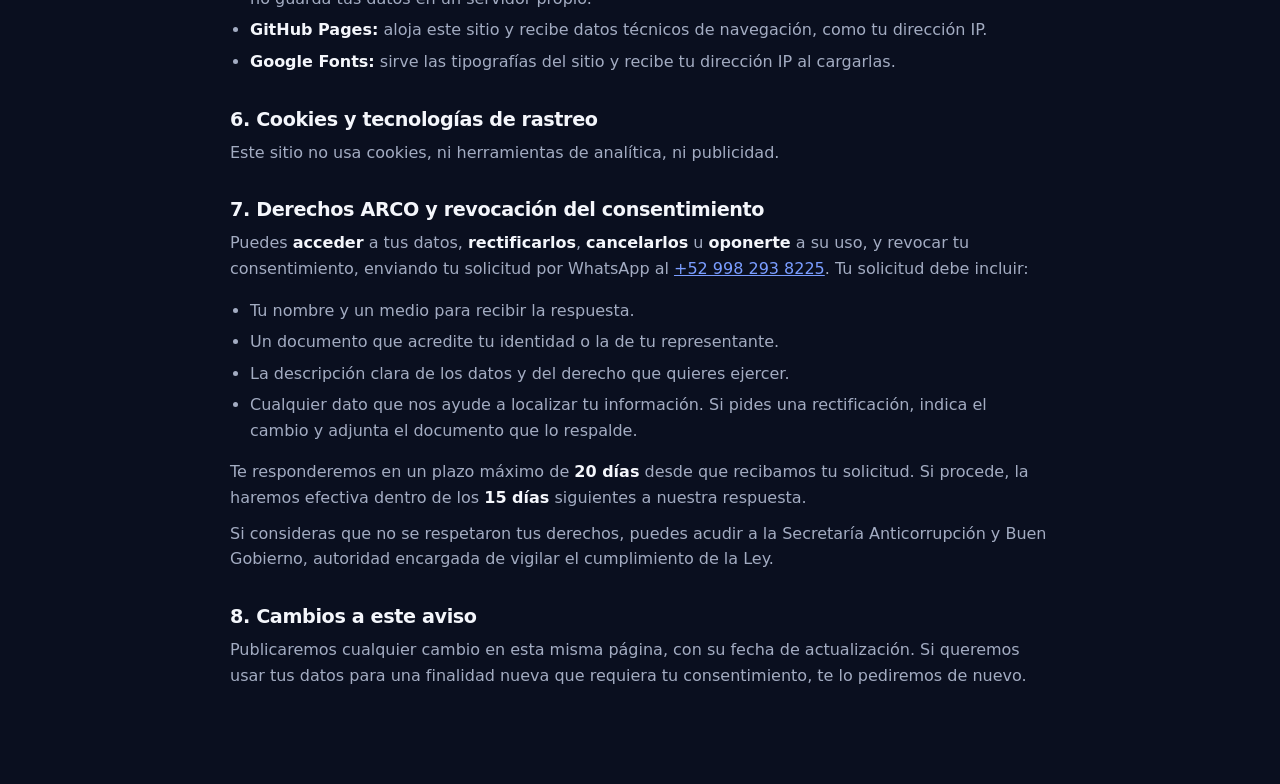
<file: aviso-privacidad.html>
<!doctype html>
<html lang="es-MX">
<head>
  <meta charset="utf-8">
  <meta name="viewport" content="width=device-width, initial-scale=1">
  <title>Aviso de privacidad · Kioskia</title>
  <meta name="description" content="Aviso de privacidad integral de Kioskia: qué datos personales recabamos, para qué los usamos y cómo ejercer tus derechos ARCO.">
  <link rel="canonical" href="https://theplanner1803.github.io/kiosko-samsung/aviso-privacidad.html">
  <link rel="icon" href="assets/img/favicon.svg" type="image/svg+xml">
  <link rel="stylesheet" href="assets/css/styles.css?v=6">
  <style>
    .legal { padding: 56px 0 96px; }
    .legal h1 { font-size: clamp(2rem, 4vw, 2.6rem); margin: 18px 0 8px; }
    .legal h2 { font-size: 1.2rem; margin: 34px 0 10px; }
    .legal p, .legal li { color: var(--muted); }
    .legal p + p, .legal ul + p { margin-top: 10px; }
    .legal ul { padding-left: 20px; display: grid; gap: 6px; }
    .legal strong { color: var(--text); }
    .legal a { color: var(--accent-strong); }
    .legal .meta { color: var(--muted); font-size: 0.9rem; }
    .pending { background: rgba(255, 122, 69, 0.15); color: var(--warm-strong); padding: 0 6px; border-radius: 6px; }
  </style>
</head>
<body>
  <main class="legal container container--narrow">
    <p><a href="index.html">← Volver al inicio</a></p>
    <h1>Aviso de privacidad integral</h1>
    <p class="meta">Última actualización: 14 de octubre de 2026.</p>

    <p>Este aviso cumple con la Ley Federal de Protección de Datos Personales en Posesión de los Particulares (publicada en el Diario Oficial de la Federación el 20 de marzo de 2025).</p>

    <h2>1. Responsable</h2>
    <p><strong><span class="pending">[nombre completo del responsable]</span></strong>, persona física con actividad empresarial que opera con el nombre comercial <strong>Kioskia</strong>, con domicilio en <span class="pending">[domicilio]</span>, es responsable del tratamiento de tus datos personales.</p>
    <p>Contacto para temas de privacidad: WhatsApp <a href="https://wa.me/529982938225">+52 998 293 8225</a>. La persona encargada de atender tus solicitudes es el propio responsable.</p>

    <h2>2. Datos personales que tratamos</h2>
    <p>Cuando solicitas una cotización o nos escribes:</p>
    <ul>
      <li>Nombre, nombre de tu negocio (opcional), teléfono o WhatsApp, ciudad y correo electrónico (opcional).</li>
      <li>La configuración que eliges para tu cotización (cantidad, instalación, forma de cobro, software y servicios).</li>
    </ul>
    <p>Si después contratas con nosotros: datos de facturación (nombre o razón social, RFC, domicilio fiscal, régimen fiscal y uso del CFDI) y el domicilio donde se instalará el equipo.</p>
    <p><strong>No tratamos datos personales sensibles.</strong></p>

    <h2>3. Finalidades</h2>
    <p><strong>Finalidades necesarias</strong> (no requieren tu consentimiento porque son indispensables para atender tu solicitud y, en su caso, la relación comercial):</p>
    <ul>
      <li>Atender tu solicitud y preparar tu cotización.</li>
      <li>Contactarte por WhatsApp, teléfono o correo sobre tu solicitud.</li>
      <li>Agendar demostraciones o visitas.</li>
      <li>Vender, entregar, instalar y configurar el equipo, capacitar a tu personal y darte soporte.</li>
      <li>Tramitar garantías y emitir facturas, y cumplir obligaciones fiscales y legales.</li>
    </ul>
    <p><strong>Finalidades que requieren tu consentimiento</strong> (puedes negarte sin que afecte las anteriores):</p>
    <ul>
      <li>Enviarte información de productos, promociones y novedades.</li>
      <li>Invitarte a responder encuestas de satisfacción.</li>
    </ul>
    <p>En el formulario de cotización marcas si aceptas estas finalidades. Si no marcas la casilla, no las usaremos.</p>

    <h2>4. Cómo limitar el uso o la divulgación de tus datos</h2>
    <p>En cualquier momento puedes pedirnos por WhatsApp que dejemos de enviarte promociones o encuestas (por ejemplo, escribiendo “No deseo recibir promociones”). Te registraremos en una lista interna de exclusión y te confirmaremos el cambio.</p>

    <h2>5. Con quién compartimos tus datos</h2>
    <p>No vendemos tus datos. Solo los compartimos sin tu consentimiento en los casos que permite el artículo 36 de la Ley; por ejemplo, con el fabricante o el mayorista cuando sea necesario para entregarte el equipo o tramitar su garantía, o con autoridades que lo requieran conforme a la ley.</p>
    <p>Usamos estos proveedores, que tratan datos por nuestra cuenta o como canal que tú eliges:</p>
    <ul>
      <li><strong>WhatsApp (Meta):</strong> el formulario abre WhatsApp con tu mensaje y tú decides si lo envías. El sitio no guarda tus datos en un servidor propio.</li>
      <li><strong>GitHub Pages:</strong> aloja este sitio y recibe datos técnicos de navegación, como tu dirección IP.</li>
      <li><strong>Google Fonts:</strong> sirve las tipografías del sitio y recibe tu dirección IP al cargarlas.</li>
    </ul>

    <h2>6. Cookies y tecnologías de rastreo</h2>
    <p>Este sitio no usa cookies, ni herramientas de analítica, ni publicidad.</p>

    <h2>7. Derechos ARCO y revocación del consentimiento</h2>
    <p>Puedes <strong>acceder</strong> a tus datos, <strong>rectificarlos</strong>, <strong>cancelarlos</strong> u <strong>oponerte</strong> a su uso, y revocar tu consentimiento, enviando tu solicitud por WhatsApp al <a href="https://wa.me/529982938225">+52 998 293 8225</a>. Tu solicitud debe incluir:</p>
    <ul>
      <li>Tu nombre y un medio para recibir la respuesta.</li>
      <li>Un documento que acredite tu identidad o la de tu representante.</li>
      <li>La descripción clara de los datos y del derecho que quieres ejercer.</li>
      <li>Cualquier dato que nos ayude a localizar tu información. Si pides una rectificación, indica el cambio y adjunta el documento que lo respalde.</li>
    </ul>
    <p>Te responderemos en un plazo máximo de <strong>20 días</strong> desde que recibamos tu solicitud. Si procede, la haremos efectiva dentro de los <strong>15 días</strong> siguientes a nuestra respuesta.</p>
    <p>Si consideras que no se respetaron tus derechos, puedes acudir a la Secretaría Anticorrupción y Buen Gobierno, autoridad encargada de vigilar el cumplimiento de la Ley.</p>

    <h2>8. Cambios a este aviso</h2>
    <p>Publicaremos cualquier cambio en esta misma página, con su fecha de actualización. Si queremos usar tus datos para una finalidad nueva que requiera tu consentimiento, te lo pediremos de nuevo.</p>
  </main>
</body>
</html>
</file>
<file: assets/css/styles.css>
/* ===== Tokens ===== */
:root {
  --bg: #0a0f1f;
  --surface: #111833;
  --surface-2: #1a2347;
  --line: rgba(255, 255, 255, 0.09);
  --line-strong: rgba(255, 255, 255, 0.18);
  --text: #f4f6fb;
  --muted: #a3acc2;
  --accent: #4c7dff;
  --accent-strong: #7a9dff;
  --mint: #38e8c6;
  --warm: #ff7a45;
  --warm-strong: #ff9466;
  --danger: #ff6b6b;
  --paper: #f5f7fc;
  --ink: #0b1226;
  --ink-muted: #4a5468;
  --radius: 18px;
  --radius-sm: 12px;
  --shadow: 0 30px 80px -30px rgba(0, 0, 0, 0.8);
  --font-display: "Sora", system-ui, sans-serif;
  --font-body: "Inter", system-ui, sans-serif;
  --container: 1180px;
  color-scheme: dark;
}

/* ===== Base ===== */
*, *::before, *::after { box-sizing: border-box; }
html { scroll-behavior: smooth; scroll-padding-top: 80px; }
body {
  margin: 0;
  background: var(--bg);
  color: var(--text);
  font: 400 16px/1.6 var(--font-body);
  -webkit-font-smoothing: antialiased;
  overflow-x: hidden;
}
img, svg { display: block; max-width: 100%; }
a { color: inherit; }
h1, h2, h3 { font-family: var(--font-display); line-height: 1.1; margin: 0; letter-spacing: -0.02em; }
h1 { font-size: clamp(2.4rem, 5.4vw, 4.4rem); font-weight: 700; }
h2 { font-size: clamp(1.8rem, 3.6vw, 2.8rem); font-weight: 600; }
h3 { font-size: 1.15rem; font-weight: 600; }
p { margin: 0; }
:focus-visible { outline: 2px solid var(--accent-strong); outline-offset: 3px; border-radius: 6px; }
.sr-only { position: absolute; width: 1px; height: 1px; overflow: hidden; clip: rect(0 0 0 0); white-space: nowrap; }
.skip-link { position: absolute; left: 16px; top: -60px; background: var(--accent); color: #fff; padding: 10px 16px; border-radius: 8px; z-index: 100; }
.skip-link:focus { top: 12px; }

.container { width: min(100% - 32px, var(--container)); margin-inline: auto; }
.container--narrow { width: min(100% - 32px, 820px); }
.section { padding: clamp(72px, 10vw, 128px) 0; position: relative; }
.section--alt { background: var(--surface); border-block: 1px solid var(--line); }
.section__head { max-width: 720px; margin-bottom: clamp(36px, 5vw, 56px); display: grid; gap: 14px; }
.eyebrow { display: inline-flex; align-items: center; gap: 8px; color: var(--accent-strong); font-weight: 600; font-size: 0.85rem; letter-spacing: 0.08em; text-transform: uppercase; }
.eyebrow .dot { width: 8px; height: 8px; border-radius: 50%; background: var(--mint); box-shadow: 0 0 12px var(--mint); }
.lead { color: var(--muted); font-size: clamp(1rem, 1.4vw, 1.15rem); }
.grad { background: linear-gradient(90deg, var(--accent-strong), var(--mint)); -webkit-background-clip: text; background-clip: text; color: transparent; }
.opt { color: var(--muted); font-weight: 400; font-size: 0.8em; }
.fineprint { color: var(--muted); font-size: 0.78rem; }

/* ===== Buttons ===== */
.btn {
  display: inline-flex; align-items: center; justify-content: center; gap: 8px;
  min-height: 48px; padding: 0 22px; border-radius: 999px; border: 1px solid transparent;
  font: 600 0.98rem var(--font-body); text-decoration: none; cursor: pointer;
  transition: transform 0.15s ease, background 0.2s ease, border-color 0.2s ease;
}
.btn svg { width: 18px; height: 18px; }
.btn:hover { transform: translateY(-1px); }
.btn:active { transform: translateY(0); }
.btn--primary { background: linear-gradient(135deg, #5b8bff, #3d63f0); color: #fff; box-shadow: 0 12px 32px -10px rgba(76, 125, 255, 0.75); }
.btn--primary:hover { background: linear-gradient(135deg, #7a9dff, #4c72ff); }
.btn--ghost { background: rgba(255, 255, 255, 0.04); border-color: var(--line-strong); color: var(--text); }
.btn--ghost:hover { border-color: rgba(255, 255, 255, 0.3); }
.btn--sm { min-height: 40px; padding: 0 18px; font-size: 0.9rem; }
.btn--block { width: 100%; }
.btn[disabled] { opacity: 0.6; cursor: progress; transform: none; }

/* ===== Nav ===== */
.nav { position: sticky; top: 0; z-index: 50; background: rgba(10, 15, 31, 0.78); backdrop-filter: blur(14px); border-bottom: 1px solid transparent; transition: border-color 0.2s; }
.nav.is-scrolled { border-bottom-color: var(--line); }
.nav__inner { display: flex; align-items: center; justify-content: space-between; height: 68px; }
.logo { display: inline-flex; align-items: center; gap: 10px; text-decoration: none; font: 700 1.2rem var(--font-display); letter-spacing: -0.02em; }
.logo svg { width: 28px; height: 28px; color: var(--accent-strong); }
.nav__menu { display: flex; align-items: center; gap: 28px; }
.nav__menu a:not(.btn) { text-decoration: none; color: var(--muted); font-size: 0.95rem; font-weight: 500; }
.nav__menu a:not(.btn):hover { color: var(--text); }
.nav__toggle { display: none; width: 44px; height: 44px; background: none; border: 1px solid var(--line-strong); border-radius: 12px; cursor: pointer; position: relative; }
.nav__toggle span[aria-hidden], .nav__toggle span[aria-hidden]::before { position: absolute; left: 12px; right: 12px; height: 2px; background: var(--text); border-radius: 2px; transition: transform 0.2s; }
.nav__toggle span[aria-hidden] { top: 17px; }
.nav__toggle span[aria-hidden]::before { content: ""; left: 0; right: 0; top: 8px; }
.nav__toggle[aria-expanded="true"] span[aria-hidden] { transform: translateY(4px) rotate(45deg); }
.nav__toggle[aria-expanded="true"] span[aria-hidden]::before { transform: translateY(-8px) rotate(-90deg); }

@media (max-width: 860px) {
  .nav__toggle { display: block; }
  .nav__menu {
    position: absolute; top: 68px; left: 0; right: 0; flex-direction: column; align-items: stretch; gap: 0;
    padding: 8px 16px 20px; background: var(--bg); border-bottom: 1px solid var(--line);
    display: none;
  }
  .nav__menu.is-open { display: flex; }
  .nav__menu a:not(.btn) { padding: 14px 4px; border-bottom: 1px solid var(--line); font-size: 1.05rem; }
  .nav__menu .btn { margin-top: 16px; min-height: 48px; }
}

/* ===== Hero ===== */
.hero { position: relative; padding: clamp(40px, 7vw, 96px) 0 clamp(64px, 8vw, 110px); overflow: hidden; overflow: clip; }
.hero::before {
  content: ""; position: absolute; inset: 0;
  background-image: linear-gradient(var(--line) 1px, transparent 1px), linear-gradient(90deg, var(--line) 1px, transparent 1px);
  background-size: 56px 56px;
  mask-image: radial-gradient(ellipse 70% 60% at 60% 40%, #000 20%, transparent 75%);
  opacity: 0.55; pointer-events: none;
}
.hero { background: radial-gradient(ellipse 60% 70% at 85% 10%, rgba(76, 125, 255, 0.38), transparent 70%), radial-gradient(ellipse 45% 50% at 0% 100%, rgba(255, 122, 69, 0.22), transparent 70%), radial-gradient(ellipse 40% 40% at 60% 90%, rgba(56, 232, 198, 0.12), transparent 70%), var(--bg); }
.hero__glow { position: absolute; width: 720px; height: 720px; right: -120px; top: -160px; background: radial-gradient(circle, rgba(76, 125, 255, 0.35), transparent 60%); filter: blur(40px); pointer-events: none; }
.hero__grid { position: relative; display: grid; grid-template-columns: 1.05fr 1fr; gap: clamp(32px, 5vw, 72px); align-items: center; }
.hero__copy { display: grid; gap: 22px; }
.hero__ctas { display: flex; flex-wrap: wrap; gap: 12px; }
.chips { list-style: none; padding: 0; margin: 6px 0 0; display: flex; flex-wrap: wrap; gap: 8px; }
.chips li { padding: 7px 14px; border: 1px solid var(--line-strong); border-radius: 999px; color: var(--muted); font-size: 0.86rem; background: rgba(255, 255, 255, 0.02); }

.hero__demo { --kw: clamp(220px, min(22vw, 32vh), 290px); position: relative; margin-top: 34px; display: flex; justify-content: center; align-items: flex-end; gap: 20px; }
.demo-hint { position: absolute; top: -34px; left: 4%; display: flex; align-items: flex-start; gap: 6px; color: var(--mint); font: 500 0.9rem var(--font-display); }
.demo-hint svg { width: 40px; height: 20px; margin-top: 8px; transform: rotate(18deg); }

/* ===== Kiosk (CSS illustration) ===== */
.kiosk { width: var(--kw); flex-shrink: 0; display: flex; flex-direction: column; align-items: center; filter: drop-shadow(0 40px 60px rgba(0, 0, 0, 0.6)); }
.kiosk__head { width: 100%; padding: 12px 10px 14px; background: linear-gradient(160deg, #f3f5f8, #d9dde4); border-radius: 18px 18px 8px 8px; position: relative; }
.kiosk__cam { width: 6px; height: 6px; border-radius: 50%; background: #3a3f48; margin: 0 auto 8px; }
.kiosk__screen { position: relative; aspect-ratio: 9 / 16; background: #fff; border-radius: 6px; overflow: hidden; container-type: inline-size; box-shadow: inset 0 0 0 1px rgba(0, 0, 0, 0.12); color: #111; }
.kiosk__box {
  width: 100%; height: calc(var(--kw) * 0.36); margin-top: 4px; position: relative;
  background: linear-gradient(180deg, #e6e9ee, #c4c9d1); border-radius: 8px 8px 14px 14px;
  display: grid; grid-template-columns: 1fr 1fr; grid-template-rows: 1fr auto; gap: 10px; padding: 14px 16px 16px;
}
.kiosk__scanner { background: #1b1e24; border-radius: 6px; display: grid; place-items: center; position: relative; overflow: hidden; }
.kiosk__scanner span { font-size: 0.6rem; color: #6c7380; letter-spacing: 0.1em; text-transform: uppercase; }
.kiosk__scanner::after { content: ""; position: absolute; left: 10%; right: 10%; top: 50%; height: 2px; background: #ff3b3b; opacity: 0; box-shadow: 0 0 10px #ff3b3b; }
.kiosk__nfc { background: #2a2f37; border-radius: 6px; display: grid; place-items: center; color: #8e96a3; transition: color 0.3s, box-shadow 0.3s; }
.kiosk__nfc svg { width: 40%; }
.kiosk__printer { grid-column: 1 / -1; height: 8px; background: #1b1e24; border-radius: 4px; position: relative; }
.ticket {
  position: absolute; left: 50%; top: 4px; width: 62%; transform: translate(-50%, 0) scaleY(0); transform-origin: top;
  background: #fff; color: #222; font: 500 0.62rem/1.5 ui-monospace, Menlo, monospace; padding: 8px 10px 12px;
  box-shadow: 0 10px 20px rgba(0, 0, 0, 0.35); z-index: 3;
  clip-path: polygon(0 0, 100% 0, 100% 100%, 93% 96%, 86% 100%, 79% 96%, 72% 100%, 65% 96%, 58% 100%, 51% 96%, 44% 100%, 37% 96%, 30% 100%, 23% 96%, 16% 100%, 9% 96%, 0 100%);
}
.ticket.is-printing { animation: print 1.6s steps(12) forwards; }
.ticket strong { display: block; font-size: 1.1em; text-align: center; }
.kiosk__pole { width: 22%; height: calc(var(--kw) * 0.28); background: linear-gradient(90deg, #b8bec7, #e5e8ec 50%, #b0b6bf); }
.kiosk__base { width: 70%; height: 16px; background: linear-gradient(180deg, #d8dce2, #9aa1ab); border-radius: 50%; }
[data-part].is-active.kiosk__nfc { color: var(--mint); box-shadow: 0 0 0 2px var(--mint), 0 0 24px rgba(56, 232, 198, 0.6); }
[data-part].is-active.kiosk__scanner::after { opacity: 1; animation: scan 0.9s ease-in-out infinite alternate; }
@keyframes scan { from { transform: translateY(-14px); } to { transform: translateY(14px); } }
@keyframes print { to { transform: translate(-50%, 0) scaleY(1); } }

/* ===== Simulator UI (inside screen, sized in cqw) ===== */
.sim { position: absolute; inset: 0; display: flex; flex-direction: column; font-family: var(--font-body); font-size: 4.6cqw; }
.sim button { font: inherit; color: inherit; cursor: pointer; }
.sim .sim__attract { display: flex; flex-direction: column; justify-content: center; align-items: center; text-align: center; gap: 4cqw; padding: 8cqw; background: linear-gradient(170deg, #1d2c5a, #0b1020 70%); color: #fff; border: 0; width: 100%; height: 100%; }
.sim__attract .sim__brand { font: 700 7cqw var(--font-display); letter-spacing: -0.02em; }
.sim__attract .sim__hero { font-size: 22cqw; line-height: 1; animation: float 3s ease-in-out infinite; }
.sim__attract .sim__tap { padding: 3cqw 6cqw; border-radius: 99px; background: var(--accent); font-weight: 600; animation: pulse 1.8s ease-in-out infinite; }
@keyframes float { 50% { transform: translateY(-3cqw) rotate(-4deg); } }
@keyframes pulse { 50% { box-shadow: 0 0 0 3cqw rgba(76, 125, 255, 0.2); } }

.sim__bar { display: flex; justify-content: space-between; align-items: center; padding: 4cqw 5cqw; background: #0b1020; color: #fff; font-weight: 600; }
.sim__bar small { font-weight: 400; opacity: 0.7; }
.sim__body { flex: 1; overflow-y: auto; padding: 4cqw; background: #f4f6fa; scrollbar-width: none; }
.sim__body::-webkit-scrollbar { display: none; }
.sim__grid { display: grid; grid-template-columns: 1fr 1fr; gap: 3cqw; }
.sim__item { display: grid; justify-items: center; gap: 1cqw; padding: 4cqw 2cqw; background: #fff; border: 0; border-radius: 3.5cqw; box-shadow: 0 1px 3px rgba(0, 0, 0, 0.08); transition: transform 0.1s; }
.sim__item:active { transform: scale(0.96); }
.sim__item .emoji { font-size: 11cqw; line-height: 1.1; }
.sim__item .name { font-size: 3.8cqw; font-weight: 600; text-align: center; line-height: 1.2; }
.sim__item .price { font-size: 3.6cqw; color: #5a6270; }
.sim__item[data-count]:not([data-count="0"]) { box-shadow: 0 0 0 2px var(--accent); position: relative; }
.sim__item[data-count]:not([data-count="0"])::after { content: attr(data-count); position: absolute; top: 2cqw; right: 2cqw; min-width: 6cqw; height: 6cqw; border-radius: 99px; background: var(--accent); color: #fff; font-size: 3.4cqw; font-weight: 700; display: grid; place-items: center; }
.sim__foot { padding: 3.5cqw 4cqw; background: #fff; border-top: 1px solid #e3e6ec; display: flex; gap: 3cqw; align-items: center; }
.sim__foot .total { flex: 1; font-weight: 700; font-size: 5cqw; }
.sim__foot .total small { display: block; font-weight: 400; font-size: 3.2cqw; color: #6b7280; }
.sim__cta { border: 0; background: var(--accent); color: #fff !important; font-weight: 600; padding: 3.5cqw 5cqw; border-radius: 99px; }
.sim__cta[disabled] { background: #c3c8d1; cursor: not-allowed; }
.sim__ghost { border: 1px solid #d0d5dd; background: #fff; padding: 3.5cqw 4cqw; border-radius: 99px; }

.sim__modal { position: absolute; inset: 0; background: rgba(8, 12, 24, 0.55); display: flex; align-items: flex-end; animation: fade 0.2s ease; }
.sim__sheet { width: 100%; background: #fff; border-radius: 5cqw 5cqw 0 0; padding: 6cqw 5cqw; display: grid; gap: 3.5cqw; text-align: center; animation: up 0.25s ease; }
.sim__sheet .emoji { font-size: 16cqw; line-height: 1; }
.sim__sheet h4 { margin: 0; font: 700 5.4cqw var(--font-display); }
.sim__sheet p { color: #5a6270; font-size: 3.8cqw; }
.sim__sheet .row { display: flex; gap: 3cqw; }
.sim__sheet .row > * { flex: 1; }
@keyframes fade { from { opacity: 0; } }
@keyframes up { from { transform: translateY(30%); } }

.sim__pay { flex: 1; display: grid; align-content: center; gap: 4cqw; padding: 6cqw; background: #f4f6fa; text-align: center; }
.sim__pay h4 { margin: 0; font: 700 6cqw var(--font-display); }
.sim__method { display: flex; align-items: center; gap: 4cqw; padding: 5cqw; background: #fff; border: 1px solid #e0e4ea; border-radius: 4cqw; text-align: left; }
.sim__method .emoji { font-size: 9cqw; }
.sim__method strong { display: block; }
.sim__method small { color: #6b7280; font-size: 3.4cqw; }
.sim__status { flex: 1; display: grid; place-content: center; justify-items: center; gap: 5cqw; padding: 8cqw; text-align: center; background: #f4f6fa; }
.sim__status h4 { margin: 0; font: 700 6.4cqw var(--font-display); }
.sim__status p { color: #5a6270; }
.sim__spinner { width: 18cqw; height: 18cqw; border-radius: 50%; border: 1.6cqw solid #dfe4ec; border-top-color: var(--accent); animation: spin 0.9s linear infinite; }
.sim__check { width: 22cqw; height: 22cqw; border-radius: 50%; background: var(--mint); display: grid; place-items: center; color: #053b30; font-size: 12cqw; animation: pop 0.35s ease; }
.sim__order { font: 700 12cqw var(--font-display); color: var(--accent); letter-spacing: -0.02em; }
@keyframes spin { to { transform: rotate(360deg); } }
@keyframes pop { from { transform: scale(0.4); opacity: 0; } }

/* ===== Insight panel ===== */
.insight { width: 220px; padding: 18px; border: 1px solid var(--line-strong); border-radius: var(--radius); background: rgba(14, 17, 23, 0.8); backdrop-filter: blur(10px); margin-bottom: 120px; }
.insight__title { font: 600 0.78rem var(--font-body); color: var(--mint); letter-spacing: 0.08em; text-transform: uppercase; margin-bottom: 12px; }
.insight dl { margin: 0; display: grid; gap: 12px; }
.insight dt { color: var(--muted); font-size: 0.78rem; }
.insight dd { margin: 0; font: 600 1.35rem var(--font-display); }
.insight__note { margin-top: 14px; padding-top: 12px; border-top: 1px solid var(--line); color: var(--muted); font-size: 0.82rem; }
.insight dd.bump { animation: bump 0.5s ease; }
@keyframes bump { 40% { color: var(--mint); transform: scale(1.08); } }

/* ===== Features ===== */
.features { display: grid; grid-template-columns: repeat(3, 1fr); gap: 16px; }
.feature { padding: 28px; border: 1px solid var(--line); border-radius: var(--radius); background: linear-gradient(180deg, rgba(255, 255, 255, 0.03), transparent); display: grid; gap: 10px; align-content: start; transition: border-color 0.2s, transform 0.2s; }
.feature:hover { border-color: rgba(76, 125, 255, 0.45); transform: translateY(-2px); }
.feature__icon { width: 44px; height: 44px; border-radius: 12px; display: grid; place-items: center; background: rgba(76, 125, 255, 0.12); color: var(--accent-strong); font-size: 1.5rem; margin-bottom: 6px; }
.feature p { color: var(--muted); font-size: 0.95rem; }
.mounts { margin-top: 28px; padding: 22px 28px; border: 1px dashed var(--line-strong); border-radius: var(--radius); display: flex; align-items: center; gap: 28px; flex-wrap: wrap; }
.mounts__label { font-weight: 600; }
.mounts ul { list-style: none; margin: 0; padding: 0; display: flex; gap: 32px; flex-wrap: wrap; }
.mounts li { display: grid; }
.mounts span { color: var(--muted); font-size: 0.88rem; }

/* ===== Tabs ===== */
.tabs__list { display: flex; gap: 8px; overflow-x: auto; padding-bottom: 6px; margin-bottom: 24px; scrollbar-width: thin; }
.tabs__list button { flex-shrink: 0; min-height: 44px; padding: 0 18px; border-radius: 999px; border: 1px solid var(--line-strong); background: transparent; color: var(--muted); font: 500 0.95rem var(--font-body); cursor: pointer; }
.tabs__list button[aria-selected="true"] { background: var(--text); color: var(--bg); border-color: var(--text); }
.tabs__panel { padding: clamp(24px, 4vw, 40px); border-radius: var(--radius); border: 1px solid var(--line); background: var(--bg); display: grid; gap: 14px; max-width: 820px; }
.tabs__panel[hidden] { display: none; }
.tabs__panel p { color: var(--muted); }
.checks { list-style: none; padding: 0; margin: 6px 0 0; display: grid; gap: 10px; }
.checks li { display: flex; gap: 10px; align-items: baseline; }
.checks li::before { content: "✓"; color: var(--mint); font-weight: 700; }

/* ===== ROI ===== */
.roi { display: grid; grid-template-columns: 1.3fr 1fr; gap: 20px; align-items: start; }
.roi__inputs { display: grid; grid-template-columns: 1fr 1fr; gap: 22px 28px; padding: clamp(22px, 3vw, 32px); border: 1px solid var(--line); border-radius: var(--radius); background: var(--surface); }
.field-range { display: grid; grid-template-columns: 1fr auto; gap: 8px; align-items: center; }
.field-range label { font-size: 0.9rem; color: var(--muted); }
.field-range output { font: 600 1rem var(--font-display); }
.field-range input { grid-column: 1 / -1; }
input[type="range"] { -webkit-appearance: none; appearance: none; width: 100%; height: 28px; background: transparent; }
input[type="range"]::-webkit-slider-runnable-track { height: 6px; border-radius: 99px; background: linear-gradient(90deg, var(--accent) var(--p, 50%), var(--surface-2) var(--p, 50%)); }
input[type="range"]::-moz-range-track { height: 6px; border-radius: 99px; background: var(--surface-2); }
input[type="range"]::-moz-range-progress { height: 6px; border-radius: 99px; background: var(--accent); }
input[type="range"]::-webkit-slider-thumb { -webkit-appearance: none; width: 22px; height: 22px; margin-top: -8px; border-radius: 50%; background: #fff; border: 4px solid var(--accent); }
input[type="range"]::-moz-range-thumb { width: 14px; height: 14px; border-radius: 50%; background: #fff; border: 4px solid var(--accent); }
.roi__result { position: sticky; top: 92px; padding: clamp(24px, 3vw, 34px); border-radius: var(--radius); background: linear-gradient(160deg, #1a2b63, #0e1117 70%); border: 1px solid rgba(76, 125, 255, 0.35); display: grid; gap: 16px; box-shadow: var(--shadow); }
.roi__kicker { color: var(--muted); font-size: 0.9rem; }
.roi__big { font: 700 clamp(2.4rem, 5vw, 3.4rem) var(--font-display); letter-spacing: -0.03em; line-height: 1; }
.roi__breakdown { margin: 0; display: grid; gap: 10px; padding: 16px 0; border-block: 1px solid var(--line-strong); }
.roi__breakdown div { display: flex; justify-content: space-between; gap: 12px; }
.roi__breakdown dt { color: var(--muted); font-size: 0.92rem; }
.roi__breakdown dd { margin: 0; font-weight: 600; }
.roi__payback { font-weight: 500; }
.roi__payback strong { color: var(--mint); }

/* ===== Forms ===== */
.field { display: grid; gap: 6px; align-content: start; }
.field label { font-size: 0.9rem; font-weight: 500; }
.field input:not([type="checkbox"]) {
  width: 100%; min-height: 48px; padding: 0 14px; border-radius: var(--radius-sm); border: 1px solid var(--line-strong);
  background: var(--bg); color: var(--text); font: 400 1rem var(--font-body);
}
.field input:focus { border-color: var(--accent); outline: none; box-shadow: 0 0 0 3px rgba(76, 125, 255, 0.25); }
.field input[aria-invalid="true"] { border-color: var(--danger); }
.field__error { color: var(--danger); font-size: 0.82rem; min-height: 0; }
.field__error:empty { display: none; }
.field-row { display: grid; grid-template-columns: 1fr 1fr; gap: 14px; }
.field--check { grid-template-columns: auto 1fr; align-items: center; gap: 10px; }
.field--check input { width: 20px; height: 20px; accent-color: var(--accent); }
.field--check .field__error { grid-column: 1 / -1; }
.field--check a { color: var(--accent-strong); }

/* ===== Quote ===== */
.section--quote { background: radial-gradient(ellipse 60% 50% at 20% 0%, rgba(76, 125, 255, 0.14), transparent 70%); }
.quote { display: grid; grid-template-columns: 1.25fr 1fr; gap: 20px; align-items: start; }
.quote__config, .quote__contact { padding: clamp(22px, 3vw, 32px); border: 1px solid var(--line); border-radius: var(--radius); background: var(--surface); display: grid; gap: 22px; }
.quote__contact { gap: 16px; position: sticky; top: 92px; }
fieldset { border: 0; padding: 0; margin: 0; display: grid; gap: 10px; }
legend { font-weight: 600; margin-bottom: 10px; padding: 0; }
.options { display: grid; grid-template-columns: repeat(auto-fit, minmax(140px, 1fr)); gap: 10px; }
.option { position: relative; cursor: pointer; }
.option input { position: absolute; opacity: 0; inset: 0; width: 100%; height: 100%; margin: 0; cursor: pointer; }
.option span { display: grid; gap: 2px; padding: 14px 16px; border: 1px solid var(--line-strong); border-radius: var(--radius-sm); min-height: 56px; align-content: center; transition: border-color 0.15s, background 0.15s; }
.option small { color: var(--muted); font-size: 0.8rem; }
.option input:checked + span { border-color: var(--accent); background: rgba(76, 125, 255, 0.12); }
.option input:focus-visible + span { outline: 2px solid var(--accent-strong); outline-offset: 2px; }
.options--check .option input:checked + span strong::before { content: "✓ "; color: var(--mint); }
.stepper { display: inline-flex; align-items: center; border: 1px solid var(--line-strong); border-radius: 999px; width: max-content; }
.stepper button { width: 48px; height: 48px; border: 0; background: none; color: var(--text); font-size: 1.4rem; cursor: pointer; border-radius: 50%; }
.stepper button:hover { background: rgba(255, 255, 255, 0.06); }
.stepper input { width: 64px; height: 48px; text-align: center; border: 0; background: none; color: var(--text); font: 600 1.2rem var(--font-display); -moz-appearance: textfield; }
.stepper input::-webkit-inner-spin-button, .stepper input::-webkit-outer-spin-button { -webkit-appearance: none; }
.summary { padding: 16px 18px; border-radius: var(--radius-sm); background: var(--bg); border: 1px solid var(--line); }
.summary__title { font-weight: 600; color: var(--mint); font-size: 0.8rem; letter-spacing: 0.08em; text-transform: uppercase; margin-bottom: 8px; }
.summary ul { margin: 0; padding-left: 18px; color: var(--muted); font-size: 0.9rem; display: grid; gap: 4px; }
.form-status:empty { display: none; }
.form-status { padding: 14px 16px; border-radius: var(--radius-sm); font-size: 0.92rem; }
.form-status.is-ok { background: rgba(56, 232, 198, 0.1); border: 1px solid rgba(56, 232, 198, 0.4); }
.form-status.is-error { background: rgba(255, 107, 107, 0.1); border: 1px solid rgba(255, 107, 107, 0.4); }
.form-status a { color: var(--mint); font-weight: 600; }

/* ===== Specs ===== */
.spec-table { margin: 0; display: grid; grid-template-columns: 1fr 1fr; border: 1px solid var(--line); border-radius: var(--radius); overflow: hidden; }
.spec-table div { display: grid; grid-template-columns: 140px 1fr; gap: 16px; padding: 18px 22px; border-bottom: 1px solid var(--line); background: var(--bg); }
.spec-table div:nth-child(odd) { border-right: 1px solid var(--line); }
.spec-table dt { color: var(--muted); font-size: 0.9rem; }
.spec-table dd { margin: 0; font-size: 0.95rem; }

/* ===== Steps ===== */
.steps { list-style: none; padding: 0; margin: 0; display: grid; grid-template-columns: repeat(4, 1fr); gap: 16px; counter-reset: s; }
.steps li { padding: 26px; border-top: 2px solid var(--accent); background: linear-gradient(180deg, rgba(76, 125, 255, 0.07), transparent 70%); border-radius: 0 0 var(--radius) var(--radius); display: grid; gap: 10px; }
.steps span { font: 700 0.9rem var(--font-display); color: var(--accent-strong); }
.steps p { color: var(--muted); font-size: 0.94rem; }

/* ===== FAQ ===== */
.faq { display: grid; gap: 10px; }
.faq details { border: 1px solid var(--line); border-radius: var(--radius-sm); background: var(--surface); }
.faq summary { padding: 18px 22px; cursor: pointer; font-weight: 600; list-style: none; display: flex; justify-content: space-between; gap: 16px; }
.faq summary::-webkit-details-marker { display: none; }
.faq summary::after { content: "+"; color: var(--accent-strong); font-size: 1.3rem; line-height: 1; transition: transform 0.2s; }
.faq details[open] summary::after { transform: rotate(45deg); }
.faq details p { padding: 0 22px 20px; color: var(--muted); }

/* ===== CTA final + footer ===== */
.cta-final { padding: 0 0 clamp(72px, 10vw, 120px); }
.cta-final__inner { text-align: center; display: grid; justify-items: center; gap: 18px; padding: clamp(40px, 7vw, 80px) 24px; border-radius: 28px; background: radial-gradient(ellipse at top, rgba(76, 125, 255, 0.35), transparent 70%), var(--surface); border: 1px solid var(--line-strong); }
.cta-final__inner p { color: var(--muted); }
.cta-final .hero__ctas { justify-content: center; }
.footer { border-top: 1px solid var(--line); padding: 40px 0 100px; }
.footer__inner { display: flex; justify-content: space-between; gap: 24px; flex-wrap: wrap; margin-bottom: 24px; }
.footer__contact { color: var(--muted); font-size: 0.9rem; margin-top: 10px; }
.footer__contact a { color: var(--text); }
.footer__links { display: flex; gap: 22px; flex-wrap: wrap; }
.footer__links a { color: var(--muted); text-decoration: none; font-size: 0.92rem; }
.footer__links a:hover { color: var(--text); }
.footer__legal { color: #6b7280; font-size: 0.78rem; max-width: 820px; }
.wa-float { position: fixed; right: 18px; bottom: 18px; width: 56px; height: 56px; border-radius: 50%; background: #25d366; color: #fff; display: grid; place-items: center; box-shadow: 0 12px 30px -8px rgba(37, 211, 102, 0.6); z-index: 40; transition: transform 0.2s; }
.wa-float:hover { transform: scale(1.06); }
.wa-float svg { width: 28px; height: 28px; }
[data-whatsapp][hidden] { display: none !important; }

/* ===== Reveal ===== */
.js .reveal { opacity: 0; transform: translateY(18px); transition: opacity 0.6s ease, transform 0.6s ease; }
.js .reveal.is-visible { opacity: 1; transform: none; }

/* ===== Responsive ===== */
@media (max-width: 1040px) {
  .hero__grid { grid-template-columns: 1fr; }
  .hero__copy { text-align: center; justify-items: center; }
  .hero__ctas, .chips { justify-content: center; }
  .features { grid-template-columns: repeat(2, 1fr); }
  .steps { grid-template-columns: repeat(2, 1fr); }
  .roi, .quote { grid-template-columns: 1fr; }
  .roi__result, .quote__contact { position: static; }
}
@media (max-width: 640px) {
  .hero__demo { flex-direction: column; align-items: center; padding-top: 30px; }
  .demo-hint { left: 50%; transform: translateX(-90%); }
  .insight { width: 100%; max-width: 340px; margin-bottom: 0; }
  .insight dl { grid-template-columns: repeat(3, 1fr); gap: 8px; }
  .insight dd { font-size: 1.05rem; }
  .features, .steps, .spec-table, .roi__inputs, .field-row { grid-template-columns: 1fr; }
  .spec-table div { grid-template-columns: 110px 1fr; padding: 16px; }
  .spec-table div:nth-child(odd) { border-right: 0; }
  .mounts { padding: 20px; }
  .btn { width: 100%; }
  .nav .btn, .stepper button { width: auto; }
}

@media (prefers-reduced-motion: reduce) {
  html { scroll-behavior: auto; }
  *, *::before, *::after { animation-duration: 0.01ms !important; animation-iteration-count: 1 !important; transition-duration: 0.01ms !important; }
  .js .reveal { opacity: 1; transform: none; }
}

/* ===== Color & imagen (v2) ===== */
.eyebrow--warm { color: var(--warm-strong); }
.grad-warm { background: linear-gradient(90deg, var(--warm), #ffb057); -webkit-background-clip: text; background-clip: text; color: transparent; }

/* Insignias flotantes junto al kiosko */
.float-badge { position: absolute; z-index: 2; display: flex; align-items: center; gap: 10px; padding: 10px 14px; border-radius: 14px; font-size: 0.85rem; font-weight: 600; background: rgba(17, 24, 51, 0.85); border: 1px solid var(--line-strong); backdrop-filter: blur(10px); box-shadow: 0 16px 40px -16px rgba(0, 0, 0, 0.7); animation: drift 6s ease-in-out infinite; }
.float-badge small { display: block; font-weight: 400; color: var(--muted); font-size: 0.75rem; }
.float-badge__dot { width: 32px; height: 32px; border-radius: 10px; display: grid; place-items: center; font-size: 1rem; flex-shrink: 0; }
.float-badge--warm { top: 8%; right: calc(50% - (var(--kw) + 240px) / 2); width: 220px; }
.float-badge--warm .float-badge__dot { background: rgba(255, 122, 69, 0.18); color: var(--warm-strong); }
.float-badge--mint { bottom: 3%; right: calc(50% - (var(--kw) + 240px) / 2); width: 220px; animation-delay: -3s; }
.float-badge--mint .float-badge__dot { background: rgba(56, 232, 198, 0.16); color: var(--mint); }
@keyframes drift { 50% { transform: translateY(-8px); } }

/* Carrusel de fotos */
.strip { padding: 28px 0 8px; overflow: hidden; overflow: clip; }
.strip__label { text-align: center; color: var(--muted); font-size: 0.9rem; margin-bottom: 18px; }
.strip__track { display: flex; gap: 14px; width: max-content; animation: marquee 48s linear infinite; }
.strip:hover .strip__track { animation-play-state: paused; }
.strip figure { margin: 0; position: relative; width: 260px; aspect-ratio: 4 / 3; border-radius: 16px; overflow: hidden; flex-shrink: 0; }
.strip img { width: 100%; height: 100%; object-fit: cover; }
.strip figcaption { position: absolute; left: 10px; bottom: 10px; padding: 5px 12px; border-radius: 999px; background: rgba(10, 15, 31, 0.78); backdrop-filter: blur(6px); font-size: 0.82rem; font-weight: 600; }
@keyframes marquee { to { transform: translateX(-50%); } }

/* Sección clara */
.section--light { background: var(--paper); color: var(--ink); color-scheme: light; }
.section--light .lead { color: var(--ink-muted); }
.section--light .eyebrow { color: #2f5bea; }
.equip { display: grid; grid-template-columns: 0.9fr 1.4fr; gap: 20px; align-items: stretch; }
.photo-card { margin: 0; position: relative; border-radius: 22px; overflow: hidden; min-height: 420px; box-shadow: 0 30px 60px -30px rgba(11, 18, 38, 0.45); }
.photo-card img { position: absolute; inset: 0; width: 100%; height: 100%; object-fit: cover; }
.photo-card__caption { position: absolute; left: 16px; right: 16px; bottom: 16px; padding: 18px 20px; border-radius: 16px; background: rgba(255, 255, 255, 0.92); color: var(--ink); backdrop-filter: blur(8px); display: grid; gap: 4px; }
.photo-card__caption strong { font: 600 1.15rem var(--font-display); }
.photo-card__caption span { color: var(--ink-muted); font-size: 0.92rem; }
.section--light .features { grid-template-columns: repeat(2, 1fr); gap: 14px; }
.section--light .feature { background: #fff; border: 1px solid #e3e8f3; box-shadow: 0 1px 2px rgba(11, 18, 38, 0.04); padding: 22px; }
.section--light .feature:hover { border-color: #c7d4f7; box-shadow: 0 16px 34px -20px rgba(47, 91, 234, 0.45); }
.section--light .feature p { color: var(--ink-muted); }
.icon { width: 46px; height: 46px; border-radius: 13px; display: grid; place-items: center; margin-bottom: 4px; }
.icon svg { width: 24px; height: 24px; fill: none; stroke: currentColor; stroke-width: 1.8; stroke-linecap: round; stroke-linejoin: round; }
.icon--blue { background: #e6edff; color: #2f5bea; }
.icon--warm { background: #ffece3; color: #e2581f; }
.icon--mint { background: #dcf7f0; color: #0b9677; }
.section--light .mounts { border-color: #cfd8ea; background: #fff; }
.section--light .mounts span { color: var(--ink-muted); }

/* Industrias con foto */
.tabs__panel { max-width: none; grid-template-columns: 1fr 1.05fr; align-items: center; gap: clamp(20px, 4vw, 44px); background: linear-gradient(135deg, var(--surface), var(--bg)); }
.tabs__panel[hidden] { display: none; }
.tabs__text { display: grid; gap: 14px; }
.tabs__text h3 { font-size: clamp(1.3rem, 2vw, 1.6rem); }
.tabs__photo { border-radius: 16px; overflow: hidden; aspect-ratio: 4 / 3; }
.tabs__photo img { width: 100%; height: 100%; object-fit: cover; }
.tabs__list button[aria-selected="true"] { background: linear-gradient(135deg, var(--warm), #ff9f5a); color: #fff; border-color: transparent; }

/* ROI y pasos con acento cálido */
#roi { background: radial-gradient(ellipse 50% 60% at 100% 30%, rgba(255, 122, 69, 0.12), transparent 70%); }
.steps li:nth-child(1) { border-top-color: var(--accent); }
.steps li:nth-child(2) { border-top-color: #6f7dff; background: linear-gradient(180deg, rgba(111, 125, 255, 0.08), transparent 70%); }
.steps li:nth-child(3) { border-top-color: var(--warm); background: linear-gradient(180deg, rgba(255, 122, 69, 0.08), transparent 70%); }
.steps li:nth-child(3) span { color: var(--warm-strong); }
.steps li:nth-child(4) { border-top-color: var(--mint); background: linear-gradient(180deg, rgba(56, 232, 198, 0.07), transparent 70%); }
.steps li:nth-child(4) span { color: var(--mint); }

/* CTA final con foto */
.cta-final__inner { position: relative; overflow: hidden; background: linear-gradient(120deg, rgba(47, 91, 234, 0.92), rgba(28, 38, 110, 0.88) 55%, rgba(255, 122, 69, 0.75)), url("../img/cta-clientes.webp") center / cover; border: 0; }
.cta-final__inner p { color: rgba(255, 255, 255, 0.85); }
.cta-final .btn--primary { background: #fff; color: #1d3bb8; box-shadow: 0 12px 30px -10px rgba(0, 0, 0, 0.5); }
.cta-final .btn--ghost { border-color: rgba(255, 255, 255, 0.5); background: rgba(255, 255, 255, 0.1); }

@media (max-width: 1040px) {
  .equip { grid-template-columns: 1fr; }
  .photo-card { min-height: 320px; }
}
@media (max-width: 640px) {
  .float-badge { display: none; }
  .section--light .features { grid-template-columns: 1fr; }
  .tabs__panel { grid-template-columns: 1fr; }
  .tabs__photo { order: -1; }
  .strip figure { width: 200px; }
}
@media (prefers-reduced-motion: reduce) {
  .strip__track { animation: none; overflow-x: auto; width: auto; }
}

/* Aviso de privacidad simplificado (art. 16 LFPDPPP) */
.privacy-short { padding: 12px 14px; border-radius: var(--radius-sm); background: var(--bg); border: 1px solid var(--line); }
.privacy-short p { color: var(--muted); font-size: 0.8rem; line-height: 1.5; }
.privacy-short strong { color: var(--text); }
.privacy-short a { color: var(--accent-strong); }
.pending { background: rgba(255, 122, 69, 0.15); color: var(--warm-strong); padding: 0 5px; border-radius: 5px; }
</file>
